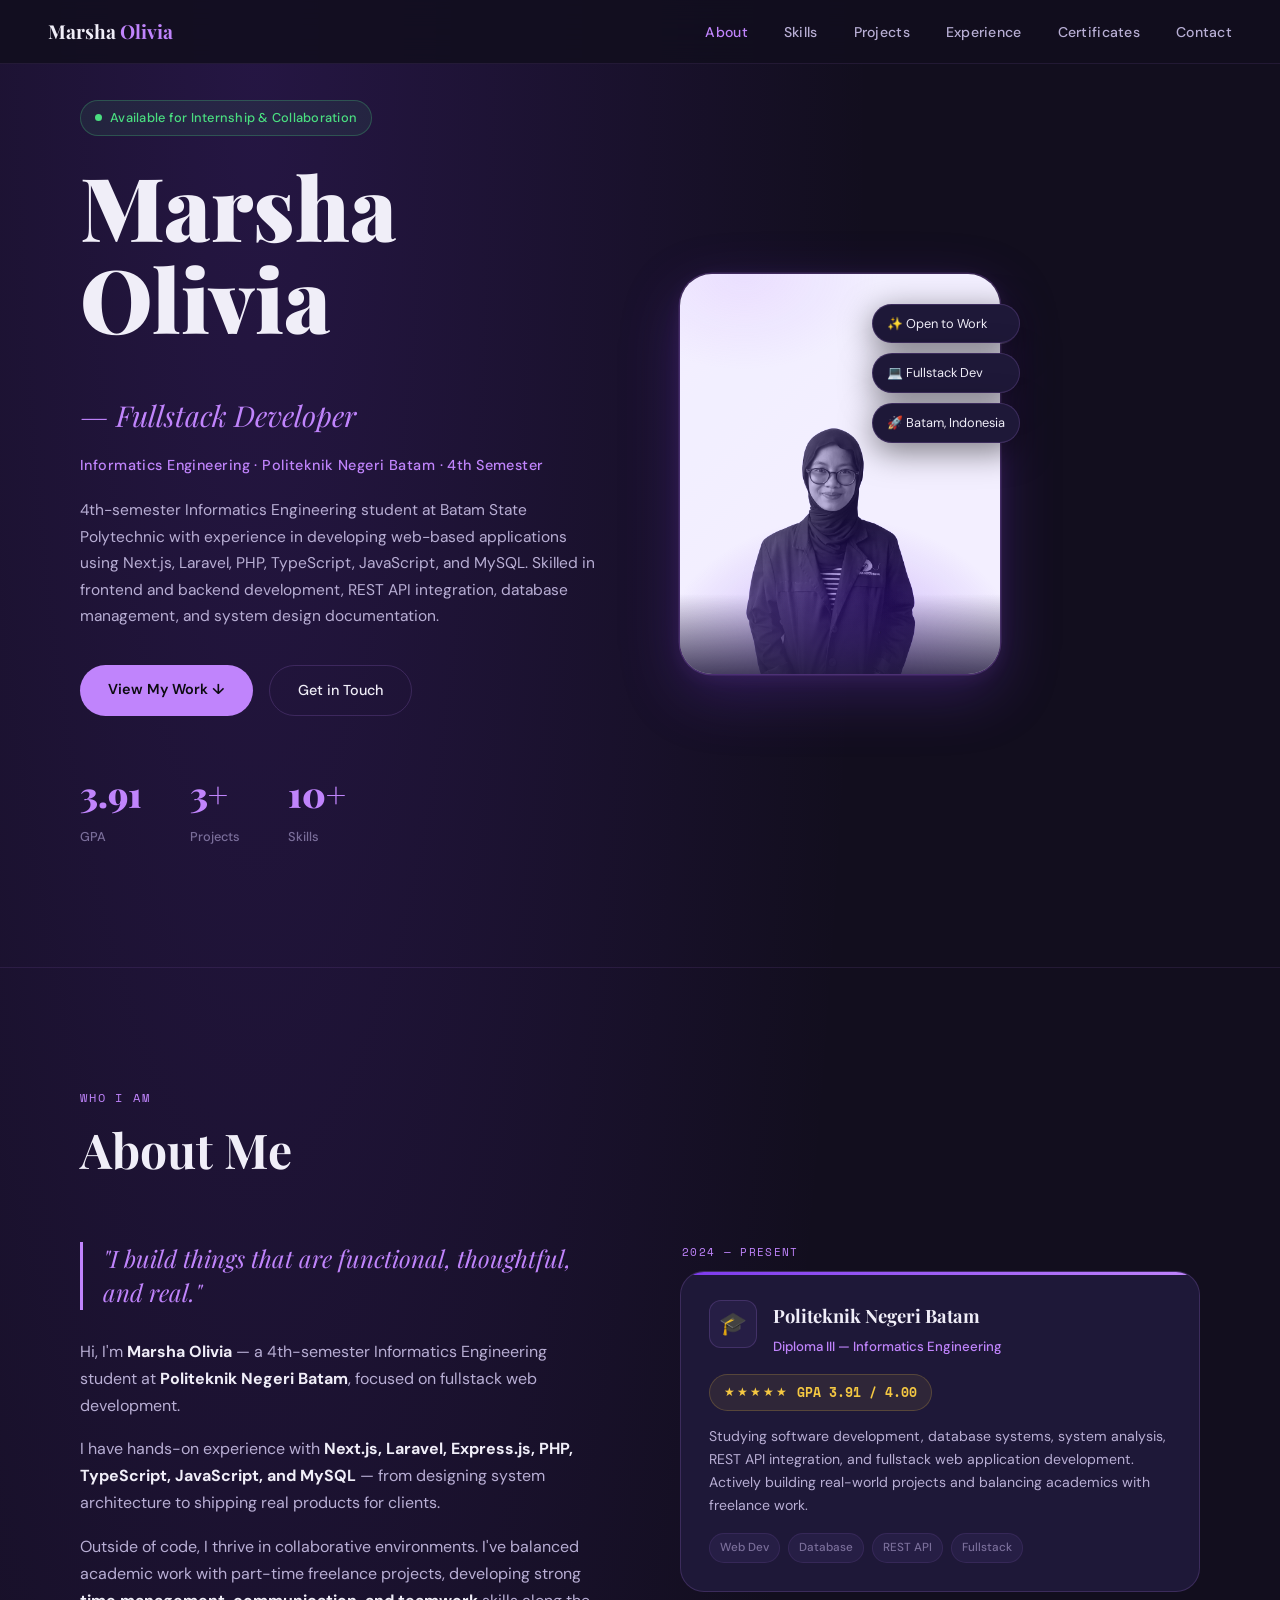
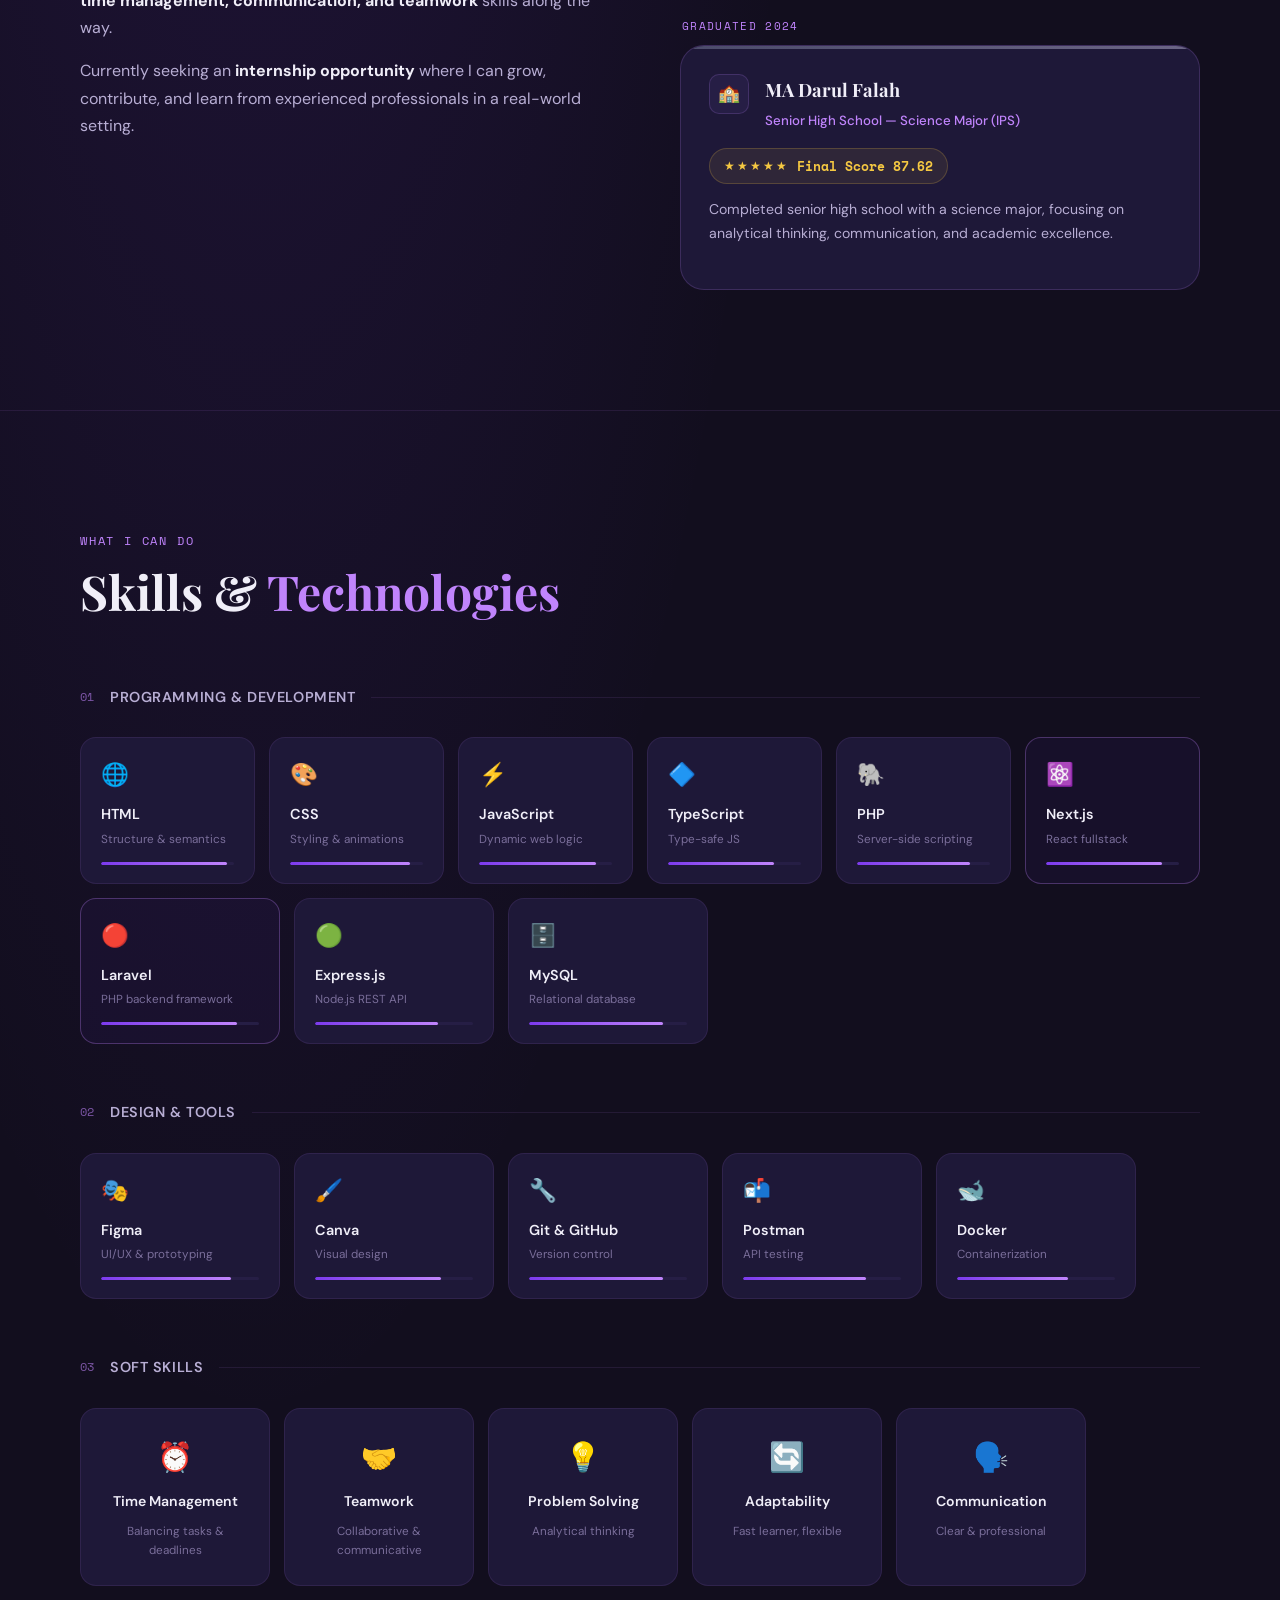
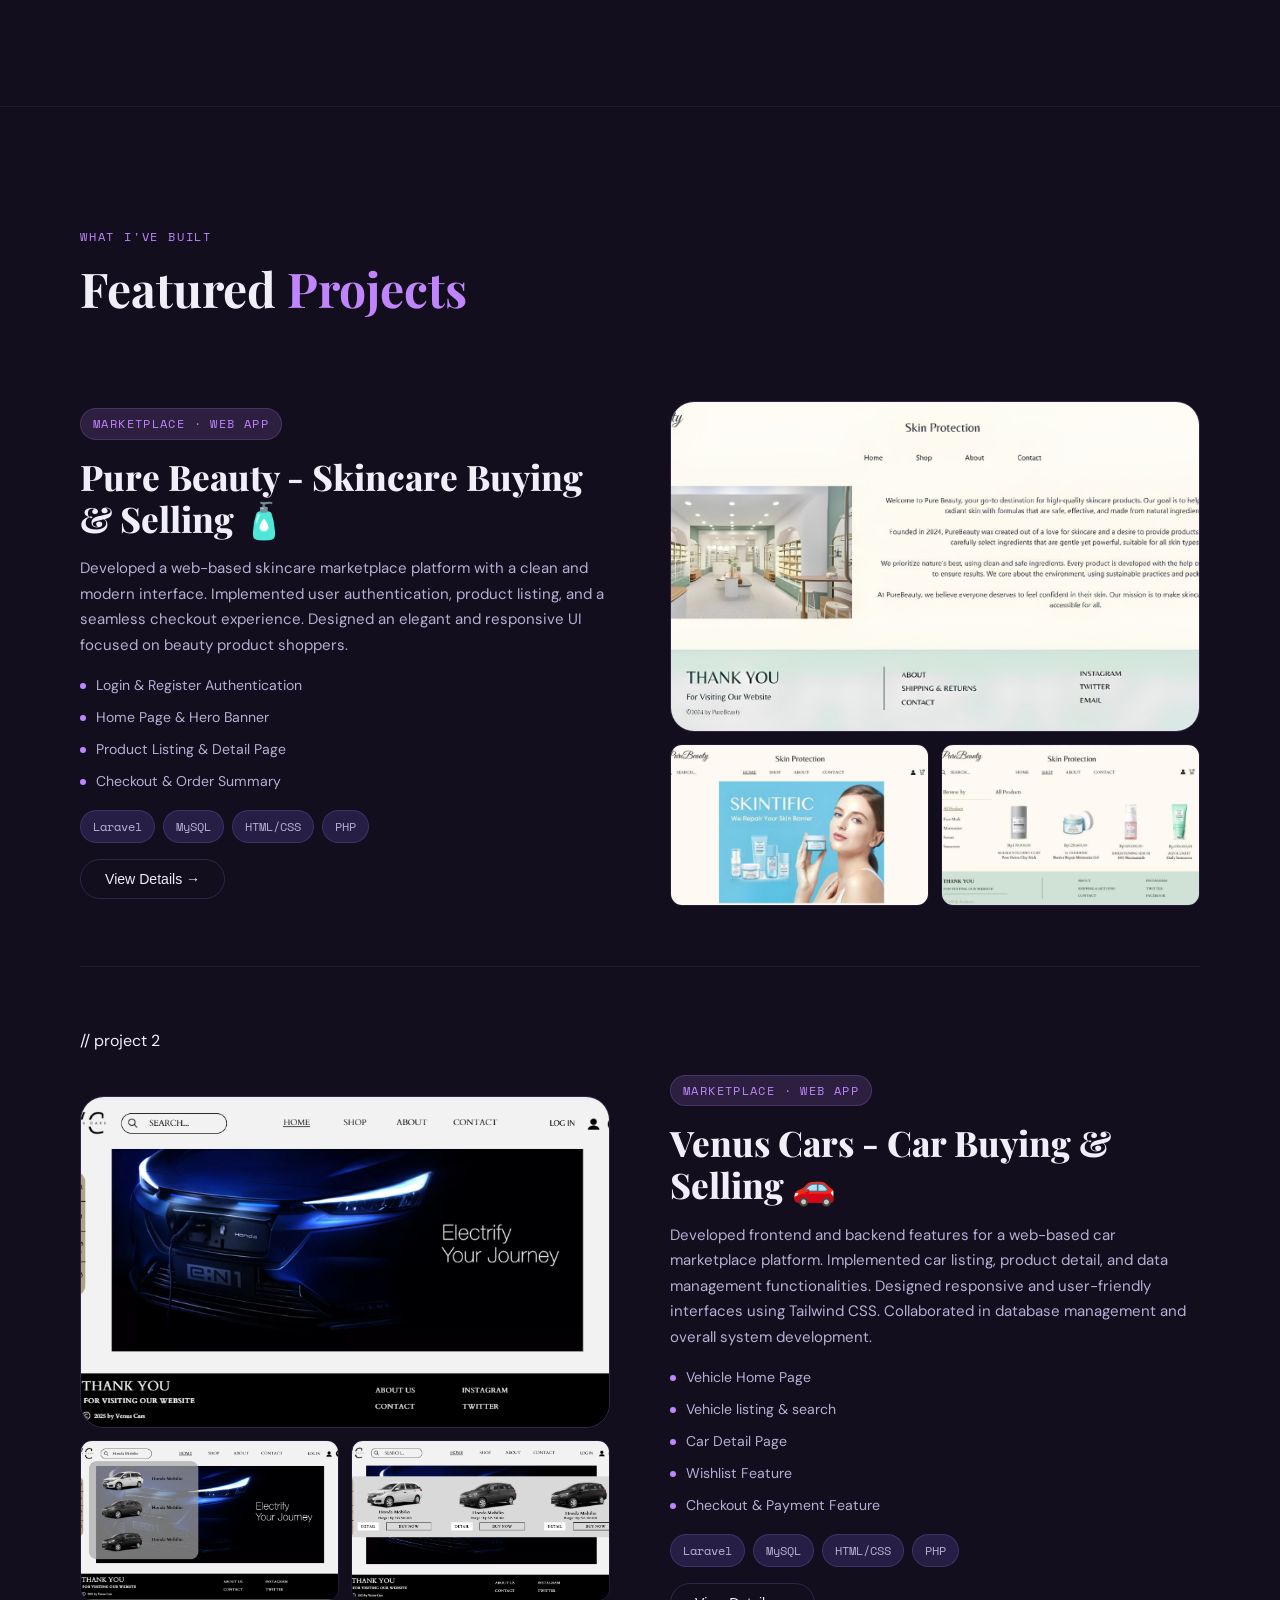
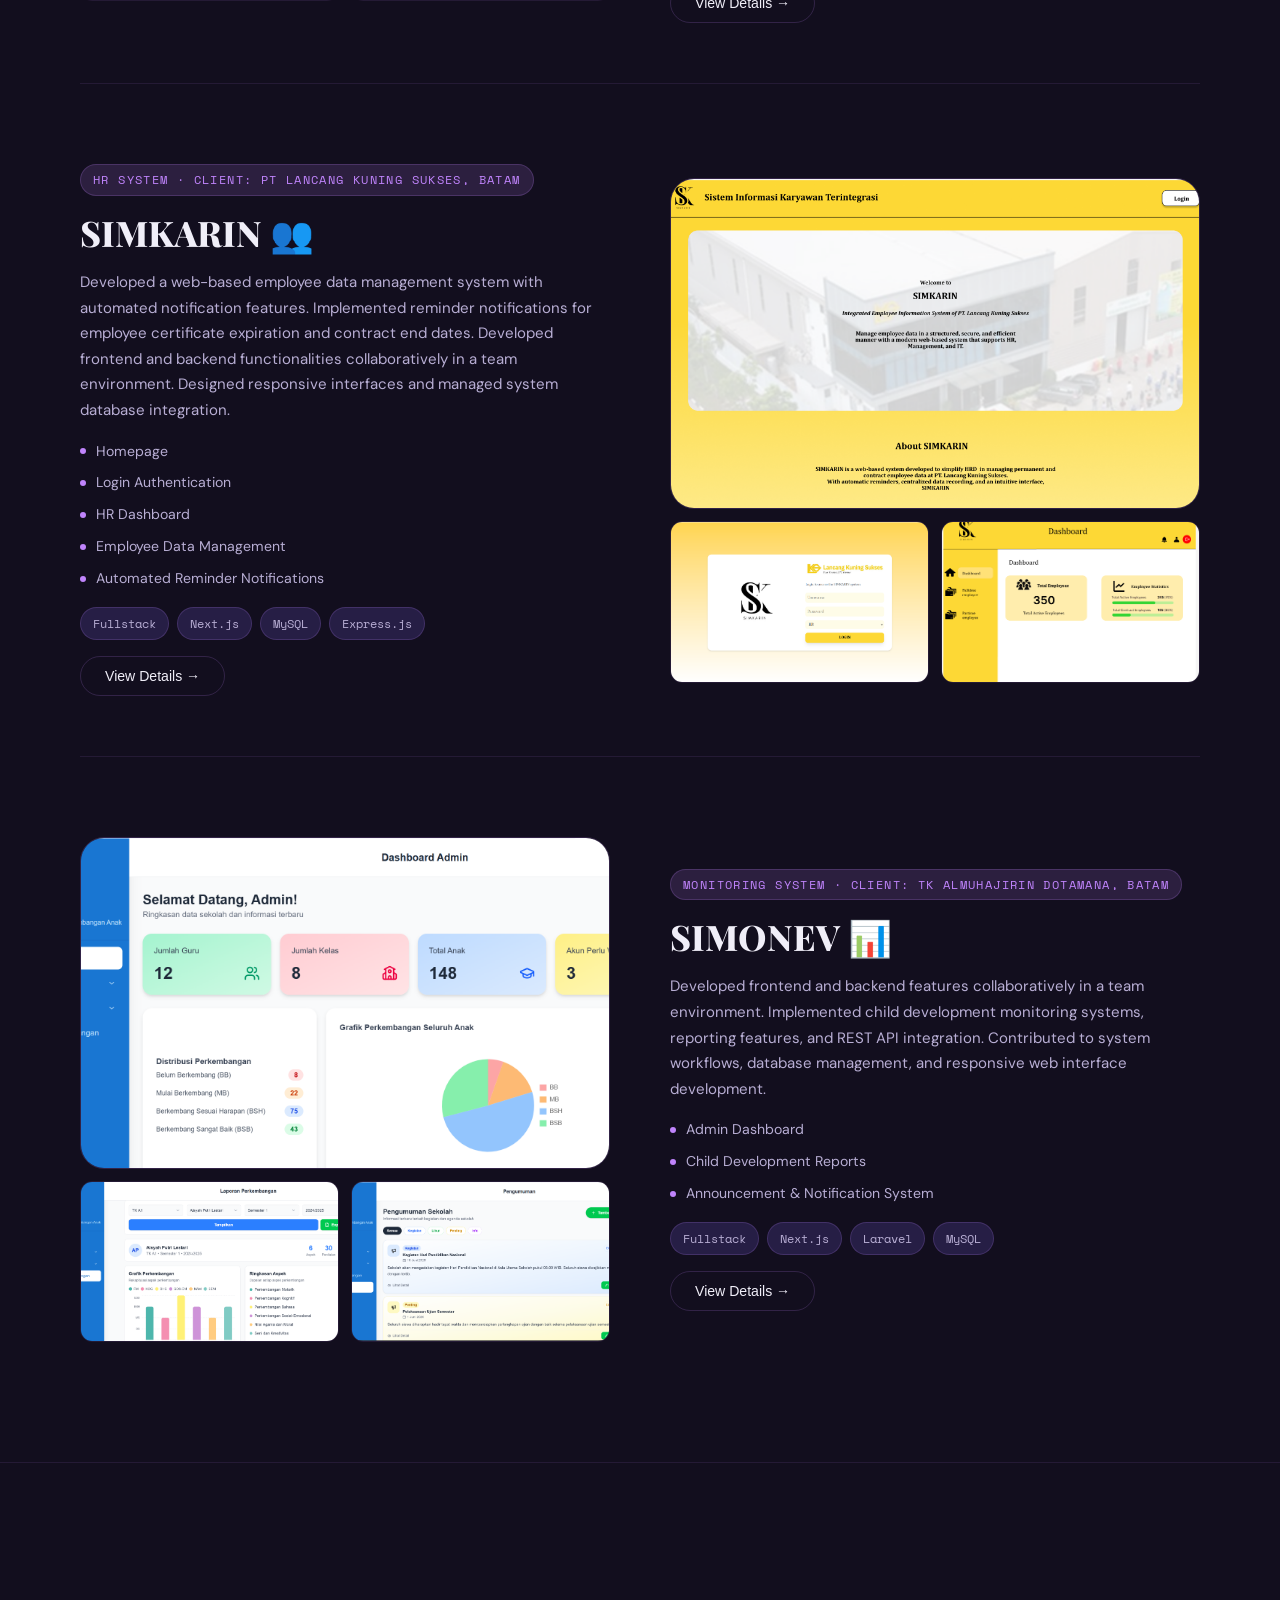
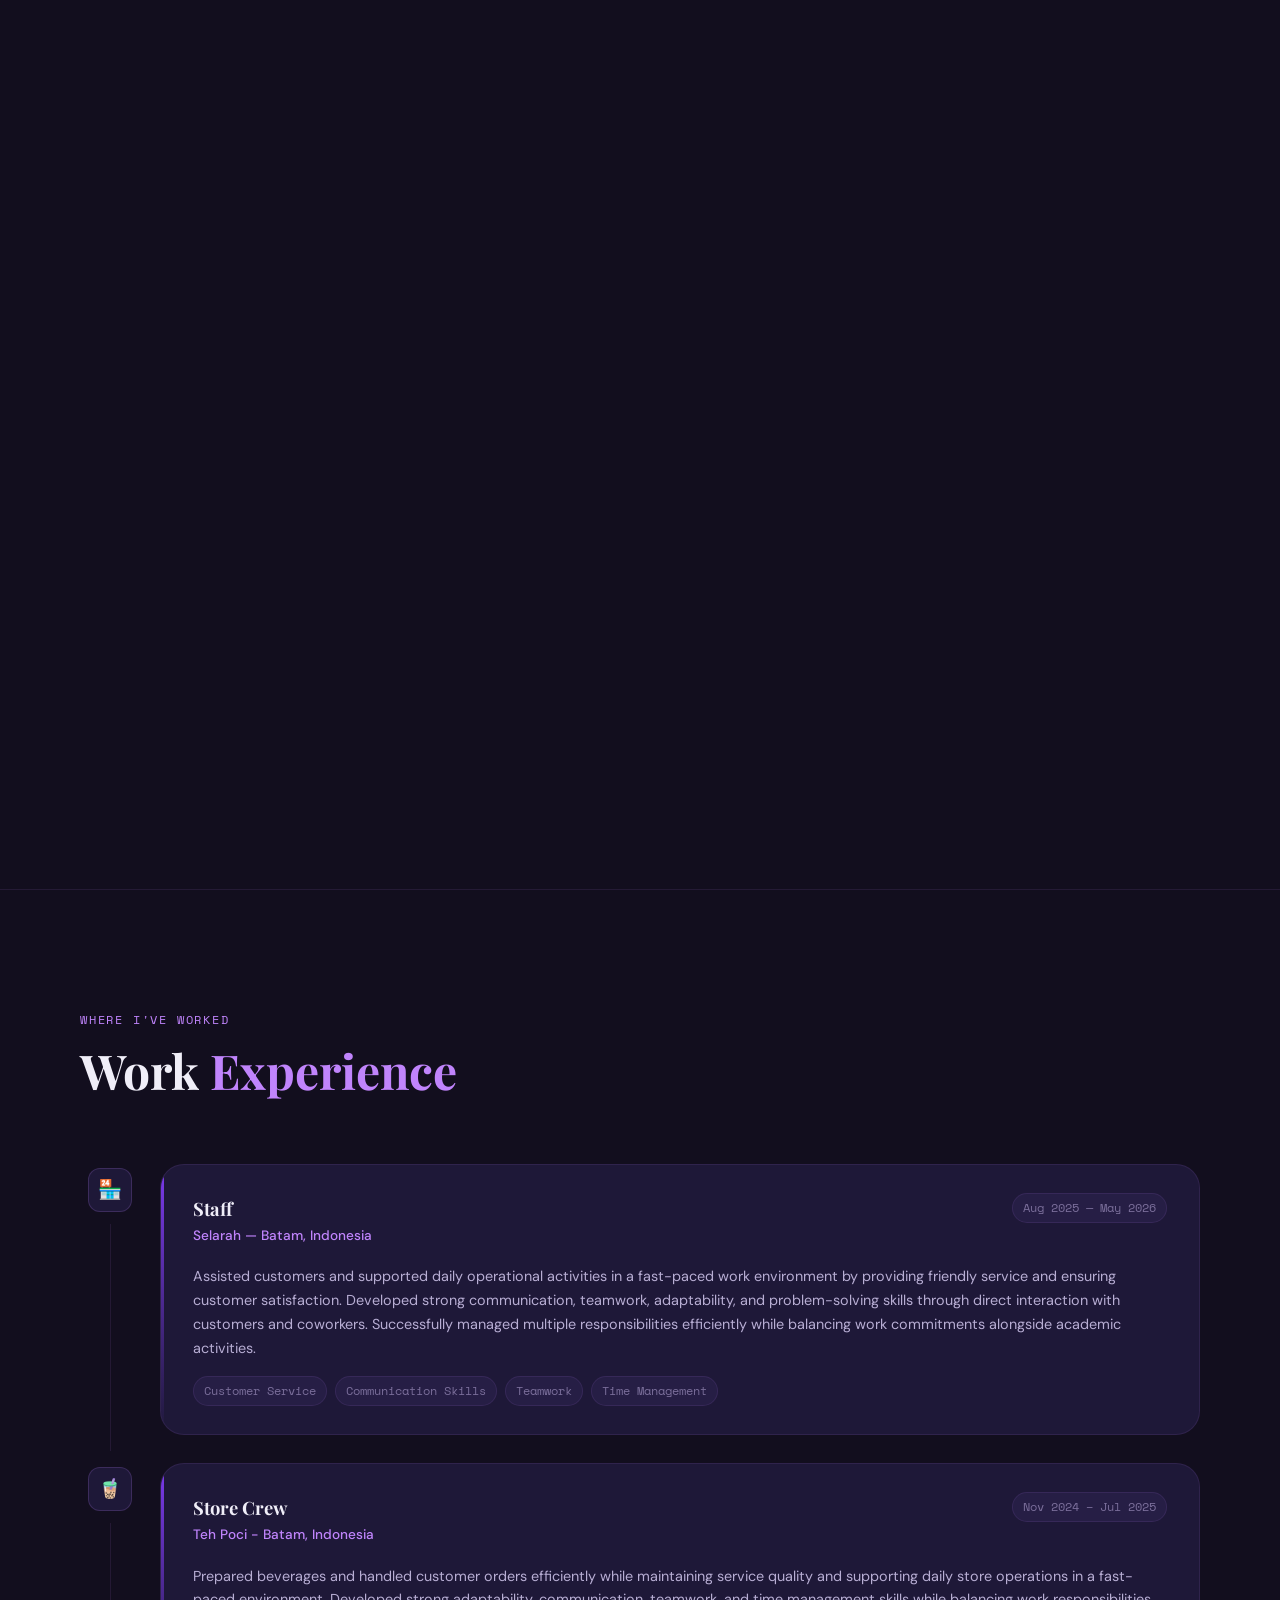
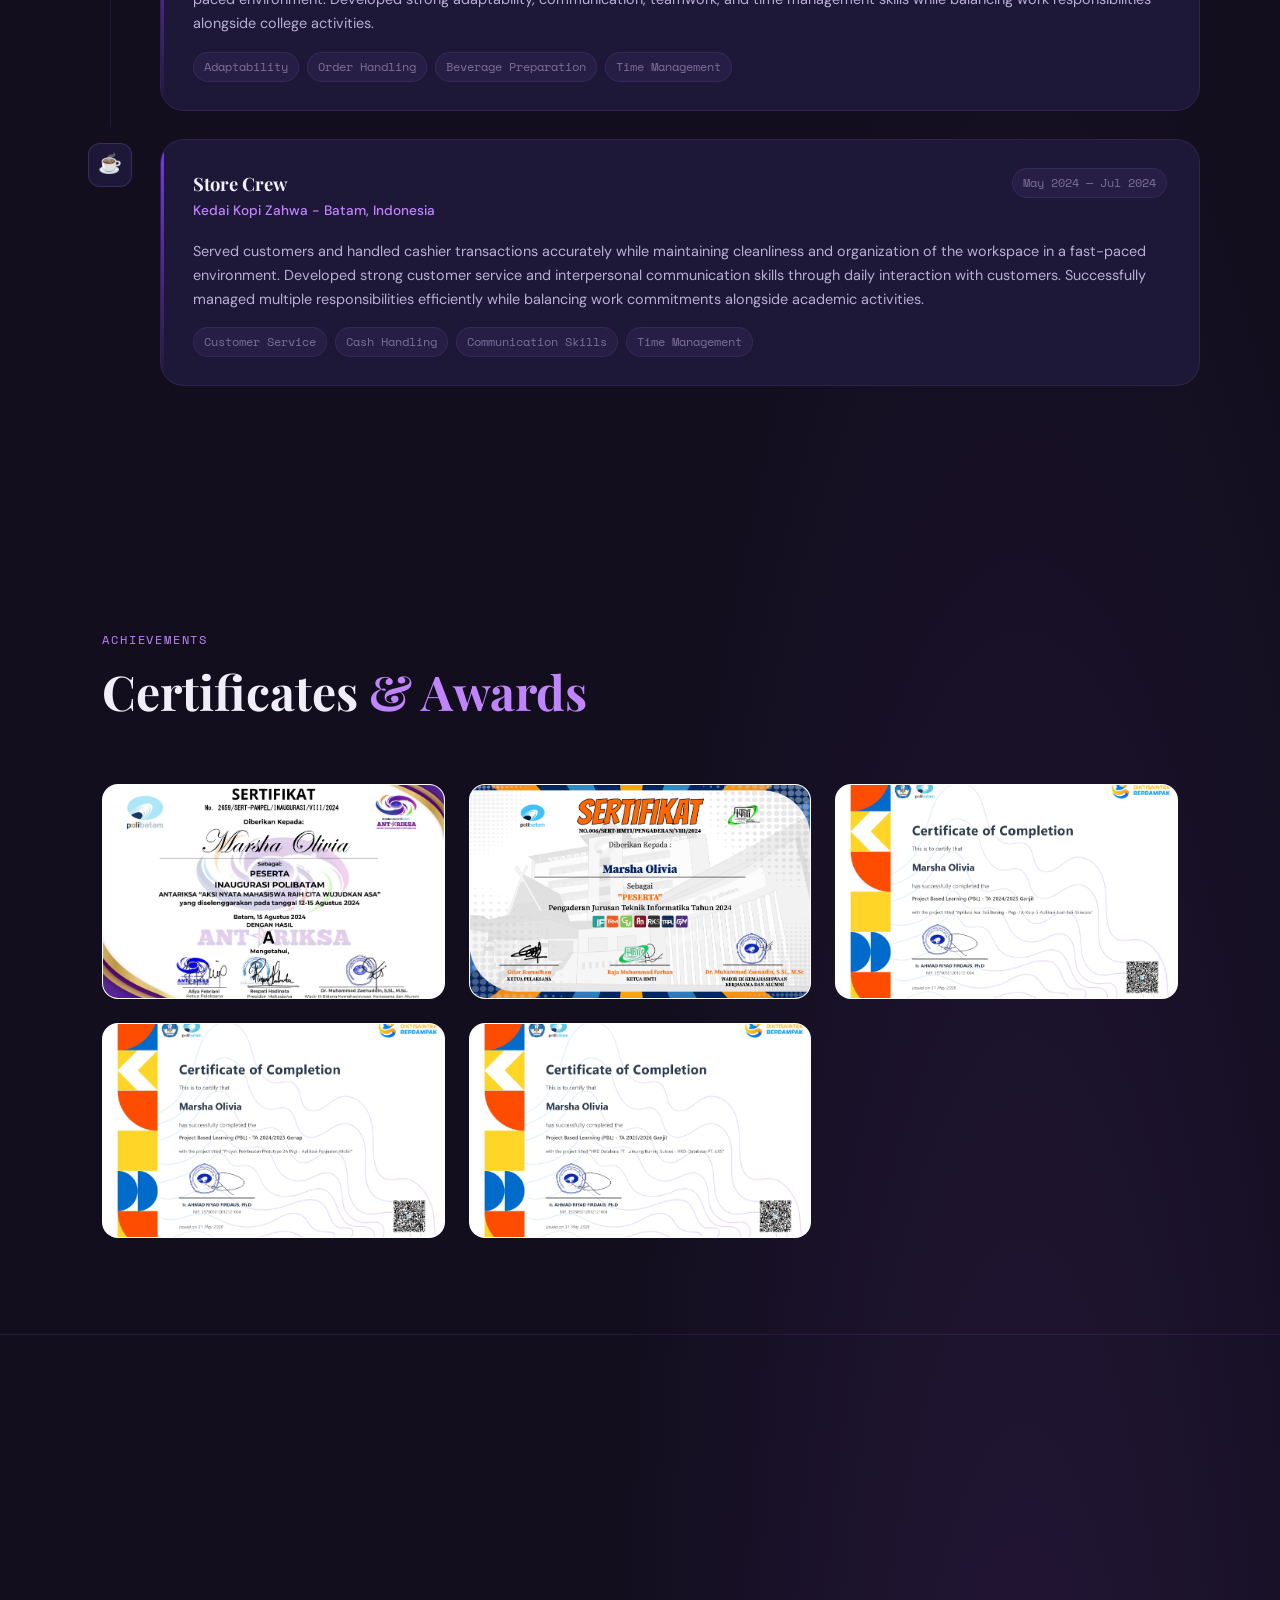
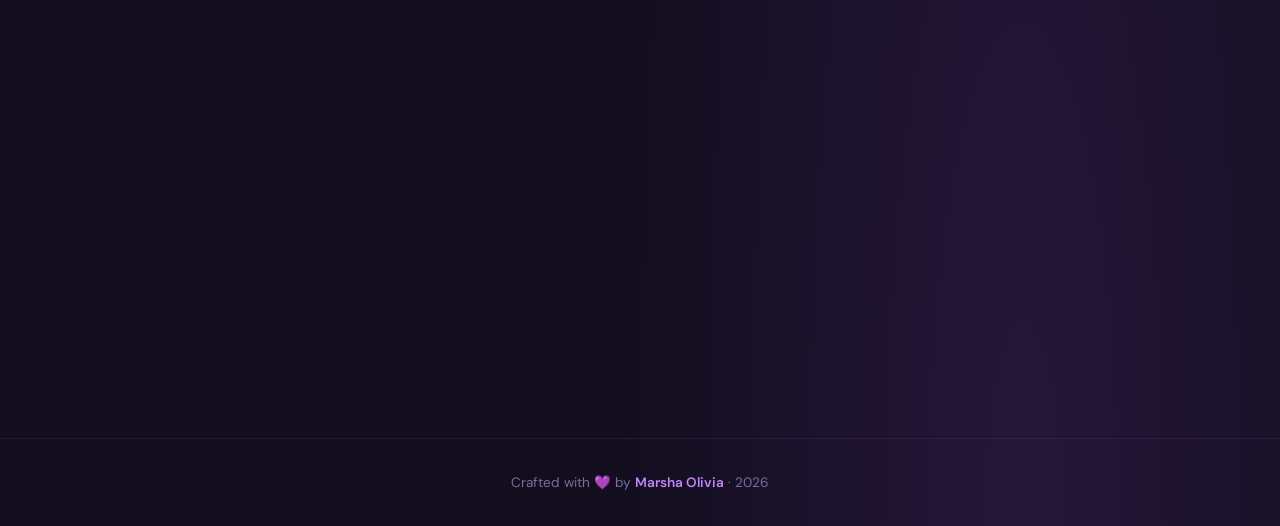
<file: index.html>
<!DOCTYPE html>
<html lang="id">
<head>
  <meta charset="UTF-8">
  <meta name="viewport" content="width=device-width, initial-scale=1.0">
  <title>Marsha Olivia — Fullstack Developer</title>

  <link rel="preconnect" href="https://fonts.googleapis.com">
  <link href="https://fonts.googleapis.com/css2?family=Playfair+Display:ital,wght@0,400;0,700;0,900;1,400;1,700&family=DM+Sans:ital,opsz,wght@0,9..40,300;0,9..40,400;0,9..40,500;0,9..40,600;1,9..40,300&family=Space+Mono:ital,wght@0,400;0,700;1,400&display=swap" rel="stylesheet">

  <link rel="stylesheet" href="style.css">
</head>
<body>

  <!-- ===== NAVBAR ===== -->
  <nav>
    <a href="#hero" class="nav-logo">Marsha <span>Olivia</span></a>
    <ul class="nav-links">
      <li><a href="#hero">About</a></li>
      <li><a href="#skills">Skills</a></li>
      <li><a href="#projects">Projects</a></li>
      <li><a href="#experience">Experience</a></li>
      <li><a href="#certificates">Certificates</a></li>
      <li><a href="#contact">Contact</a></li>
    </ul>
  </nav>


  <!-- ===== HERO ===== -->
  <section id="hero">
    <div class="hero-left fade-up">
      <div class="badge-avail">
        <span class="badge-dot"></span>
        Available for Internship &amp; Collaboration
      </div>
      <h1 class="hero-name">
        Marsha<br>Olivia
        <br><em>— Fullstack Developer</em>
      </h1>
      <p class="hero-sub">Informatics Engineering · Politeknik Negeri Batam · 4th Semester</p>
      <p class="hero-desc">
        4th-semester Informatics Engineering student at Batam State Polytechnic with experience in developing web-based applications using Next.js, Laravel, PHP, TypeScript, JavaScript, and MySQL. Skilled in frontend and backend development, REST API integration, database management, and system design documentation.
      </p>
      <div class="hero-btns">
        <a href="#projects" class="btn-primary">View My Work ↓</a>
        <a href="#contact" class="btn-ghost">Get in Touch</a>
      </div>
      <div class="hero-stats">
        <div>
          <div class="stat-val">3.91</div>
          <div class="stat-label">GPA</div>
        </div>
        <div>
          <div class="stat-val">3+</div>
          <div class="stat-label">Projects</div>
        </div>
        <div>
          <div class="stat-val">10+</div>
          <div class="stat-label">Skills</div>
        </div>
      </div>
    </div>

    <div class="hero-right fade-up" style="transition-delay:0.2s">
      <div class="hero-photo-wrap">
        <div class="photo-frame">
          <img src="fotokuu.png" alt="Marsha Olivia">
        </div>
        <div class="photo-chips">
          <div class="photo-chip">✨ Open to Work</div>
          <div class="photo-chip">💻 Fullstack Dev</div>
          <div class="photo-chip">🚀 Batam, Indonesia</div>
        </div>
      </div>
    </div>
  </section>


  <!-- ===== ABOUT + EDUCATION ===== -->
  <section id="about-edu">
    <div class="section-label fade-up">Who I Am</div>
    <h2 class="section-title fade-up">About Me  <span></span></h2>

    <div class="about-edu-grid">

      <!-- LEFT: ABOUT -->
      <div class="fade-up">
        <div class="about-quote">
          "I build things that are functional, thoughtful, and real."
        </div>
        <div class="about-text">
          <p>Hi, I'm <strong>Marsha Olivia</strong> — a 4th-semester Informatics Engineering student at <strong>Politeknik Negeri Batam</strong>, focused on fullstack web development.</p>
          <p>I have hands-on experience with <strong>Next.js, Laravel, Express.js, PHP, TypeScript, JavaScript, and MySQL</strong> — from designing system architecture to shipping real products for clients.</p>
          <p>Outside of code, I thrive in collaborative environments. I've balanced academic work with part-time freelance projects, developing strong <strong>time management, communication, and teamwork</strong> skills along the way.</p>
          <p>Currently seeking an <strong>internship opportunity</strong> where I can grow, contribute, and learn from experienced professionals in a real-world setting.</p>
        </div>
      </div>

      <!-- RIGHT: EDUCATION — REDESIGNED -->
      <div class="fade-up" style="transition-delay:0.15s">
        <div class="education-timeline">

          <div class="edu-item">
            <div class="edu-year-tag">2024 — Present</div>
            <div class="edu-card">
              <div class="edu-card-header">
                <div class="edu-icon-wrap">🎓</div>
                <div>
                  <h3>Politeknik Negeri Batam</h3>
                  <p class="edu-degree">Diploma III — Informatics Engineering</p>
                </div>
              </div>
              <div class="edu-gpa-badge">
                <span class="gpa-stars">★★★★★</span>
                <span class="gpa-val">GPA 3.91 / 4.00</span>
              </div>
              <p class="edu-text">
                Studying software development, database systems, system analysis, REST API integration, and fullstack web application development. Actively building real-world projects and balancing academics with freelance work.
              </p>
              <div class="edu-tags">
                <span>Web Dev</span><span>Database</span><span>REST API</span><span>Fullstack</span>
              </div>
            </div>
          </div>

          <div class="edu-item">
            <div class="edu-year-tag">Graduated 2024</div>
            <div class="edu-card edu-card--secondary">
  <div class="edu-card-header">
    <div class="edu-icon-wrap edu-icon-wrap--sm">🏫</div>
    <div>
      <h3>MA Darul Falah</h3>
      <p class="edu-degree">Senior High School — Science Major (IPS)</p>
    </div>
  </div>
  <div class="edu-gpa-badge">
    <span class="gpa-stars">★★★★★</span>
    <span class="gpa-val">Final Score 87.62</span>
  </div>
  <p class="edu-text">
    Completed senior high school with a science major, focusing on analytical thinking, communication, and academic excellence.
  </p>
</div>
          </div>

        </div>
      </div>

    </div>
  </section>


  <!-- ===== SKILLS — REDESIGNED ===== -->
  <section id="skills">
    <div class="section-label fade-up">What I can do</div>
    <h2 class="section-title fade-up">Skills &amp; <span>Technologies</span></h2>

    <div class="skills-universe fade-up">

      <!-- CATEGORY: PROGRAMMING -->
      <div class="skill-category-block">
        <div class="skill-cat-header">
          <span class="skill-cat-num">01</span>
          <span class="skill-cat-name">Programming &amp; Development</span>
          <span class="skill-cat-line"></span>
        </div>
        <div class="skill-cards-row">
          <div class="skill-card" data-level="95">
            <div class="skill-card-icon">🌐</div>
            <div class="skill-card-name">HTML</div>
            <div class="skill-card-sub">Structure &amp; semantics</div>
            <div class="skill-bar"><div class="skill-bar-fill" style="--w:95%"></div></div>
          </div>
          <div class="skill-card" data-level="90">
            <div class="skill-card-icon">🎨</div>
            <div class="skill-card-name">CSS</div>
            <div class="skill-card-sub">Styling &amp; animations</div>
            <div class="skill-bar"><div class="skill-bar-fill" style="--w:90%"></div></div>
          </div>
          <div class="skill-card" data-level="88">
            <div class="skill-card-icon">⚡</div>
            <div class="skill-card-name">JavaScript</div>
            <div class="skill-card-sub">Dynamic web logic</div>
            <div class="skill-bar"><div class="skill-bar-fill" style="--w:88%"></div></div>
          </div>
          <div class="skill-card" data-level="80">
            <div class="skill-card-icon">🔷</div>
            <div class="skill-card-name">TypeScript</div>
            <div class="skill-card-sub">Type-safe JS</div>
            <div class="skill-bar"><div class="skill-bar-fill" style="--w:80%"></div></div>
          </div>
          <div class="skill-card" data-level="85">
            <div class="skill-card-icon">🐘</div>
            <div class="skill-card-name">PHP</div>
            <div class="skill-card-sub">Server-side scripting</div>
            <div class="skill-bar"><div class="skill-bar-fill" style="--w:85%"></div></div>
          </div>
          <div class="skill-card skill-card--featured" data-level="87">
            <div class="skill-card-icon">⚛️</div>
            <div class="skill-card-name">Next.js</div>
            <div class="skill-card-sub">React fullstack</div>
            <div class="skill-bar"><div class="skill-bar-fill" style="--w:87%"></div></div>
          </div>
          <div class="skill-card skill-card--featured" data-level="86">
            <div class="skill-card-icon">🔴</div>
            <div class="skill-card-name">Laravel</div>
            <div class="skill-card-sub">PHP backend framework</div>
            <div class="skill-bar"><div class="skill-bar-fill" style="--w:86%"></div></div>
          </div>
          <div class="skill-card" data-level="78">
            <div class="skill-card-icon">🟢</div>
            <div class="skill-card-name">Express.js</div>
            <div class="skill-card-sub">Node.js REST API</div>
            <div class="skill-bar"><div class="skill-bar-fill" style="--w:78%"></div></div>
          </div>
          <div class="skill-card" data-level="85">
            <div class="skill-card-icon">🗄️</div>
            <div class="skill-card-name">MySQL</div>
            <div class="skill-card-sub">Relational database</div>
            <div class="skill-bar"><div class="skill-bar-fill" style="--w:85%"></div></div>
          </div>
        </div>
      </div>

      <!-- CATEGORY: TOOLS -->
      <div class="skill-category-block" style="transition-delay:0.1s">
        <div class="skill-cat-header">
          <span class="skill-cat-num">02</span>
          <span class="skill-cat-name">Design &amp; Tools</span>
          <span class="skill-cat-line"></span>
        </div>
        <div class="skill-cards-row">
          <div class="skill-card" data-level="82">
            <div class="skill-card-icon">🎭</div>
            <div class="skill-card-name">Figma</div>
            <div class="skill-card-sub">UI/UX &amp; prototyping</div>
            <div class="skill-bar"><div class="skill-bar-fill" style="--w:82%"></div></div>
          </div>
          <div class="skill-card" data-level="80">
            <div class="skill-card-icon">🖌️</div>
            <div class="skill-card-name">Canva</div>
            <div class="skill-card-sub">Visual design</div>
            <div class="skill-bar"><div class="skill-bar-fill" style="--w:80%"></div></div>
          </div>
          <div class="skill-card" data-level="85">
            <div class="skill-card-icon">🔧</div>
            <div class="skill-card-name">Git &amp; GitHub</div>
            <div class="skill-card-sub">Version control</div>
            <div class="skill-bar"><div class="skill-bar-fill" style="--w:85%"></div></div>
          </div>
          <div class="skill-card" data-level="78">
            <div class="skill-card-icon">📬</div>
            <div class="skill-card-name">Postman</div>
            <div class="skill-card-sub">API testing</div>
            <div class="skill-bar"><div class="skill-bar-fill" style="--w:78%"></div></div>
          </div>
          <div class="skill-card" data-level="70">
            <div class="skill-card-icon">🐋</div>
            <div class="skill-card-name">Docker</div>
            <div class="skill-card-sub">Containerization</div>
            <div class="skill-bar"><div class="skill-bar-fill" style="--w:70%"></div></div>
          </div>
        </div>
      </div>

      <!-- CATEGORY: SOFT SKILLS -->
      <div class="skill-category-block" style="transition-delay:0.2s">
        <div class="skill-cat-header">
          <span class="skill-cat-num">03</span>
          <span class="skill-cat-name">Soft Skills</span>
          <span class="skill-cat-line"></span>
        </div>
        <div class="soft-skills-grid">
          <div class="soft-skill-item">
            <div class="soft-skill-icon">⏰</div>
            <div class="soft-skill-name">Time Management</div>
            <div class="soft-skill-desc">Balancing tasks &amp; deadlines</div>
          </div>
          <div class="soft-skill-item">
            <div class="soft-skill-icon">🤝</div>
            <div class="soft-skill-name">Teamwork</div>
            <div class="soft-skill-desc">Collaborative &amp; communicative</div>
          </div>
          <div class="soft-skill-item">
            <div class="soft-skill-icon">💡</div>
            <div class="soft-skill-name">Problem Solving</div>
            <div class="soft-skill-desc">Analytical thinking</div>
          </div>
          <div class="soft-skill-item">
            <div class="soft-skill-icon">🔄</div>
            <div class="soft-skill-name">Adaptability</div>
            <div class="soft-skill-desc">Fast learner, flexible</div>
          </div>
          <div class="soft-skill-item">
            <div class="soft-skill-icon">🗣️</div>
            <div class="soft-skill-name">Communication</div>
            <div class="soft-skill-desc">Clear &amp; professional</div>
          </div>
        </div>
      </div>

    </div>
  </section>


  <!-- ===== PROJECTS — REDESIGNED ===== -->
  <section id="projects">
    <div class="section-label fade-up">What I've built</div>
    <h2 class="section-title fade-up">Featured <span>Projects</span></h2>

    <div class="projects-showcase">

      <!-- PROJECT 1 -->
       <div class="project-showcase-item project-showcase-item--reverse fade-up" data-index="00">
        <div class="project-showcase-number">00</div>
        <div class="project-showcase-content">
          <div class="project-showcase-images">
            <div class="project-img-main">
              <img src="skincare1.png" alt="Skincare Marketplace">
              <div class="project-img-overlay">
                <button class="btn-view-project" onclick="openModal('modal0')">View Project →</button>
              </div>
            </div>
            <div class="project-img-stack">
              <img src="skincare2.png" alt="Skincare Marketplace 2">
              <img src="skincare3.png" alt="Skincare Marketplace 3">
            </div>
          </div>
          <div class="project-showcase-info">
            <div class="project-type-tag">Marketplace · Web App</div>
            <h3 class="project-showcase-title">Pure Beauty - Skincare Buying & Selling 🧴</h3>
            <p class="project-showcase-desc">
              Developed a web-based skincare marketplace platform with a clean and modern interface. Implemented user authentication, product listing, and a seamless checkout experience. Designed an elegant and responsive UI focused on beauty product shoppers.
            </p>
            <div class="project-feature-list">
              <div class="pf-item"><span class="pf-dot"></span>Login & Register Authentication</div>
              <div class="pf-item"><span class="pf-dot"></span>Home Page &amp; Hero Banner</div>
              <div class="pf-item"><span class="pf-dot"></span>Product Listing &amp; Detail Page</div>
              <div class="pf-item"><span class="pf-dot"></span>Checkout &amp; Order Summary</div>
            </div>
            <div class="project-tech-row">
              <span class="ptech">Laravel</span>
              <span class="ptech">MySQL</span>
              <span class="ptech">HTML/CSS</span>
              <span class="ptech">PHP</span>
            </div>
            <button class="btn-project-detail" onclick="openModal('modal0')">View Details →</button>
          </div>
        </div>
      </div>

      <!-- DIVIDER (antara skincare dan project 1) -->
      <div class="project-divider fade-up"></div>

      // project 2
      <div class="project-showcase-item fade-up" data-index="01">
        <div class="project-showcase-number">01</div>
        <div class="project-showcase-content">
          <div class="project-showcase-images">
            <div class="project-img-main">
              <img src="car1.png" alt="Jual Beli Mobil">
              <div class="project-img-overlay">
                <button class="btn-view-project" onclick="openModal('modal1')">View Project →</button>
              </div>
            </div>
            <div class="project-img-stack">
              <img src="car2.png" alt="Jual Beli Mobil 2">
              <img src="car3.png" alt="Jual Beli Mobil 3">
            </div>
          </div>
          <div class="project-showcase-info">
            <div class="project-type-tag">Marketplace · Web App</div>
            <h3 class="project-showcase-title">Venus Cars - Car Buying & Selling 🚗</h3>
            <p class="project-showcase-desc">
              Developed frontend and backend features for a web-based car marketplace platform. Implemented car listing, product detail, and data management functionalities. Designed responsive and user-friendly interfaces using Tailwind CSS. Collaborated in database management and overall system development.
            <div class="project-feature-list">
              <div class="pf-item"><span class="pf-dot"></span>Vehicle Home Page</div>
              <div class="pf-item"><span class="pf-dot"></span>Vehicle listing &amp; search</div>
              <div class="pf-item"><span class="pf-dot"></span>Car Detail Page</div>
              <div class="pf-item"><span class="pf-dot"></span>Wishlist Feature</div>
              <div class="pf-item"><span class="pf-dot"></span>Checkout & Payment Feature</div>
            </div>
            <div class="project-tech-row">
              <span class="ptech">Laravel</span>
              <span class="ptech">MySQL</span>
              <span class="ptech">HTML/CSS</span>
              <span class="ptech">PHP</span>
            </div>
            <button class="btn-project-detail" onclick="openModal('modal1')">View Details →</button>
          </div>
        </div>
      </div>

      <!-- DIVIDER -->
      <div class="project-divider fade-up"></div>

      <!-- PROJECT 2 -->
      <div class="project-showcase-item project-showcase-item--reverse fade-up" data-index="02" style="transition-delay:0.1s">
        <div class="project-showcase-number">02</div>
        <div class="project-showcase-content">
          <div class="project-showcase-images">
            <div class="project-img-main">
              <img src="simkarin1.png" alt="SIMKARIN">
              <div class="project-img-overlay">
                <button class="btn-view-project" onclick="openModal('modal2')">View Project →</button>
              </div>
            </div>
            <div class="project-img-stack">
              <img src="simkarin2.png" alt="SIMKARIN 2">
              <img src="simkarin3.png" alt="SIMKARIN 3">
            </div>
          </div>
          <div class="project-showcase-info">
            <div class="project-type-tag">HR System · Client: PT Lancang Kuning Sukses, Batam</div>
            <h3 class="project-showcase-title">SIMKARIN 👥</h3>
            <p class="project-showcase-desc">
              Developed a web-based employee data management system with automated notification features. Implemented reminder notifications for employee certificate expiration and contract end dates. Developed frontend and backend functionalities collaboratively in a team environment. Designed responsive interfaces and managed system database integration.
            </p>
            <div class="project-feature-list">
              <div class="pf-item"><span class="pf-dot"></span>Homepage</div>
              <div class="pf-item"><span class="pf-dot"></span>Login Authentication</div>
              <div class="pf-item"><span class="pf-dot"></span>HR Dashboard</div>
              <div class="pf-item"><span class="pf-dot"></span>Employee Data Management</div>
              <div class="pf-item"><span class="pf-dot"></span>Automated Reminder Notifications</div>
            </div>
            <div class="project-tech-row">
              <span class="ptech">Fullstack</span>
              <span class="ptech">Next.js</span>
              <span class="ptech">MySQL</span>
              <span class="ptech">Express.js</span>
            </div>
            <button class="btn-project-detail" onclick="openModal('modal2')">View Details →</button>
          </div>
        </div>
      </div>

      <!-- DIVIDER -->
      <div class="project-divider fade-up"></div>

      <!-- PROJECT 3 -->
      <div class="project-showcase-item fade-up" data-index="03" style="transition-delay:0.2s">
        <div class="project-showcase-number">03</div>
        <div class="project-showcase-content">
          <div class="project-showcase-images">
            <div class="project-img-main">
              <img src="simonev1.png" alt="SIMONEV">
              <div class="project-img-overlay">
                <button class="btn-view-project" onclick="openModal('modal3')">View Project →</button>
              </div>
            </div>
            <div class="project-img-stack">
              <img src="simonev2.png" alt="SIMONEV 2">
              <img src="simonev3.png" alt="SIMONEV 3">
            </div>
          </div>
          <div class="project-showcase-info">
            <div class="project-type-tag">Monitoring System · Client: TK Almuhajirin Dotamana, Batam</div>
            <h3 class="project-showcase-title">SIMONEV 📊</h3>
            <p class="project-showcase-desc">
              Developed frontend and backend features collaboratively in a team environment. Implemented child development monitoring systems, reporting features, and REST API integration. Contributed to system workflows, database management, and responsive web interface development.
            </p>
            <div class="project-feature-list">
              <div class="pf-item"><span class="pf-dot"></span>Admin Dashboard</div>
              <div class="pf-item"><span class="pf-dot"></span>Child Development Reports</div>
              <div class="pf-item"><span class="pf-dot"></span>Announcement & Notification System</div>
            </div>
            <div class="project-tech-row">
              <span class="ptech">Fullstack</span>
              <span class="ptech">Next.js</span>
              <span class="ptech">Laravel</span>
              <span class="ptech">MySQL</span>
            </div>
            <button class="btn-project-detail" onclick="openModal('modal3')">View Details →</button>
          </div>
        </div>
      </div>

    </div>
  </section>


  <!-- ===== DOCUMENTATION ===== -->
  <section id="documentation">
    <div class="section-label fade-up">Behind the Scenes</div>
    <h2 class="section-title fade-up">Project <span>Documentation</span></h2>
    <p class="docs-intro fade-up">
      Moments captured during client meetings, team collaboration sessions, and project development with the project manager.
    </p>
    <div class="docs-grid fade-up">
      <div class="doc-item">
        <img src="dokumentasi.jpeg" alt="Meeting with client">
        <div class="doc-label">Meeting with Client</div>
      </div>
      <div class="doc-item">
        <img src="dokumentasi2.jpeg" alt="Discussion with Project Manager">
        <div class="doc-label">Discussion with Project Manager</div>
      </div>
      <div class="doc-item">
        <img src="dokumentasi3.jpg" alt="Discussion with Project Manager">
        <div class="doc-label">Photo with Team</div>
      </div>
      <div class="doc-item">
        <img src="dokumentasi4.jpg" alt="Discussion with Project Manager">
        <div class="doc-label">Photo with Client</div>
      </div>
      <div class="doc-item">
        <img src="dokumentasi5.jpg" alt="Discussion with Project Manager">
        <div class="doc-label">Meeting with Client</div>
      </div>
      <div class="doc-item">
        <img src="dokumentasi6.jpg" alt="Discussion with Project Manager">
        <div class="doc-label">Working on Projects with a Team</div>
      </div>
    </div>
  </section>


  <!-- ===== EXPERIENCE — REDESIGNED ===== -->
  <section id="experience">
    <div class="section-label fade-up">Where I've worked</div>
    <h2 class="section-title fade-up">Work <span>Experience</span></h2>

    <div class="exp-timeline fade-up">

      <!-- EXP 1 — NEW ADDED -->
      <div class="exp-timeline-item">
        <div class="exp-timeline-left">
          <div class="exp-timeline-icon">🏪</div>
          <div class="exp-timeline-line"></div>
        </div>
        <div class="exp-timeline-card">
          <div class="exp-timeline-header">
            <div>
              <h3>Staff</h3>
              <p class="exp-timeline-company">Selarah — Batam, Indonesia</p>
            </div>
            <span class="exp-timeline-period">Aug 2025 — May 2026</span>
          </div>
          <p class="exp-timeline-desc">
            Assisted customers and supported daily operational activities in a fast-paced work environment by providing friendly service and ensuring customer satisfaction. Developed strong communication, teamwork, adaptability, and problem-solving skills through direct interaction with customers and coworkers. Successfully managed multiple responsibilities efficiently while balancing work commitments alongside academic activities.
          </p>
          <div class="exp-tags">
            <span>Customer Service</span><span>Communication Skills</span><span>Teamwork</span><span>Time Management</span>
          </div>
        </div>
      </div>

      <!-- EXP 2 -->
      <div class="exp-timeline-item">
        <div class="exp-timeline-left">
          <div class="exp-timeline-icon">🧋</div>
          <div class="exp-timeline-line"></div>
        </div>
        <div class="exp-timeline-card">
          <div class="exp-timeline-header">
            <div>
              <h3>Store Crew</h3>
              <p class="exp-timeline-company">Teh Poci - Batam, Indonesia</p>
            </div>
            <span class="exp-timeline-period">Nov 2024 – Jul 2025</span>
          </div>
          <p class="exp-timeline-desc">
            Prepared beverages and handled customer orders efficiently while maintaining service quality and supporting daily store operations in a fast-paced environment. Developed strong adaptability, communication, teamwork, and time management skills while balancing work responsibilities alongside college activities.
          </p>
          <div class="exp-tags">
            <span>Adaptability</span><span>Order Handling</span><span>Beverage Preparation</span><span>Time Management</span>
          </div>
        </div>
      </div>

      <!-- EXP 3 -->
      <div class="exp-timeline-item">
        <div class="exp-timeline-left">
          <div class="exp-timeline-icon">☕</div>
        </div>
        <div class="exp-timeline-card">
          <div class="exp-timeline-header">
            <div>
              <h3>Store Crew</h3>
              <p class="exp-timeline-company">Kedai Kopi Zahwa - Batam, Indonesia</p>
            </div>
            <span class="exp-timeline-period">May 2024 — Jul 2024</span>
          </div>
          <p class="exp-timeline-desc">
            Served customers and handled cashier transactions accurately while maintaining cleanliness and organization of the workspace in a fast-paced environment. Developed strong customer service and interpersonal communication skills through daily interaction with customers. Successfully managed multiple responsibilities efficiently while balancing work commitments alongside academic activities.
          </p>
          <div class="exp-tags">
            <span>Customer Service</span><span>Cash Handling</span><span>Communication Skills</span><span>Time Management</span>
          </div>
        </div>
      </div>

    </div>
  </section>

  <!-- ===== CERTIFICATES ===== -->
<section id="certificates">
  <div class="section-label fade-up">Achievements</div>
  <h2 class="section-title fade-up">Certificates <span>&amp; Awards</span></h2>

  <div class="cert-grid fade-up">

    <div class="cert-card">
      <div class="cert-img-wrap">
        <img src="sertifikat1.jpg" alt="Certificate 1">
        <div class="cert-img-overlay">
          <span>🔍 View</span>
        </div>
      </div>
    </div>

    <div class="cert-card">
      <div class="cert-img-wrap">
        <img src="sertifikat2.jpg" alt="Certificate 2">
        <div class="cert-img-overlay">
          <span>🔍 View</span>
        </div>
      </div>
    </div>

    <div class="cert-card">
      <div class="cert-img-wrap">
        <img src="sertifikat3.jpg" alt="Certificate 3">
        <div class="cert-img-overlay">
          <span>🔍 View</span>
        </div>
      </div>
    </div>

    <div class="cert-card">
      <div class="cert-img-wrap">
        <img src="sertifikat4.jpg" alt="Certificate 4">
        <div class="cert-img-overlay">
          <span>🔍 View</span>
        </div>
      </div>
    </div>

    <div class="cert-card">
      <div class="cert-img-wrap">
        <img src="sertifikat5.jpg" alt="Certificate 5">
        <div class="cert-img-overlay">
          <span>🔍 View</span>
        </div>
      </div>
    </div>

  </div>
</section>

  <!-- ===== CONTACT ===== -->
  <section id="contact">
    <div class="section-label fade-up">Let's Connect</div>
    <h2 class="section-title fade-up">Get in <span>Touch</span></h2>

    <div class="contact-grid fade-up">
      <div>
        <p class="contact-desc">
          Currently looking for internship opportunities and exciting collaborations in web development and technology. Feel free to reach out!
        </p>
        <div class="contact-links">
  <a href="mailto:marshaolivia2006@gmail.com" class="contact-link">
    <span class="contact-link-icon">
      <svg width="18" height="18" viewBox="0 0 24 24" fill="none" stroke="currentColor" stroke-width="2" stroke-linecap="round" stroke-linejoin="round"><rect x="2" y="4" width="20" height="16" rx="2"/><path d="m22 7-8.97 5.7a1.94 1.94 0 0 1-2.06 0L2 7"/></svg>
    </span>
    marshaolivia2006@gmail.com
  </a>
  <a href="https://www.linkedin.com/in/marsha-olivia-5127a5384" class="contact-link" target="_blank">
    <span class="contact-link-icon">
      <svg width="18" height="18" viewBox="0 0 24 24" fill="currentColor"><path d="M16 8a6 6 0 0 1 6 6v7h-4v-7a2 2 0 0 0-2-2 2 2 0 0 0-2 2v7h-4v-7a6 6 0 0 1 6-6z"/><rect x="2" y="9" width="4" height="12"/><circle cx="4" cy="4" r="2"/></svg>
    </span>
    LinkedIn — Marsha Olivia
  </a>
  <a href="https://github.com/marshaolivia06" class="contact-link" target="_blank">
    <span class="contact-link-icon">
      <svg width="18" height="18" viewBox="0 0 24 24" fill="currentColor"><path d="M12 2C6.477 2 2 6.484 2 12.017c0 4.425 2.865 8.18 6.839 9.504.5.092.682-.217.682-.483 0-.237-.008-.868-.013-1.703-2.782.605-3.369-1.343-3.369-1.343-.454-1.158-1.11-1.466-1.11-1.466-.908-.62.069-.608.069-.608 1.003.07 1.531 1.032 1.531 1.032.892 1.53 2.341 1.088 2.91.832.092-.647.35-1.088.636-1.338-2.22-.253-4.555-1.113-4.555-4.951 0-1.093.39-1.988 1.029-2.688-.103-.253-.446-1.272.098-2.65 0 0 .84-.27 2.75 1.026A9.564 9.564 0 0 1 12 6.844a9.59 9.59 0 0 1 2.504.337c1.909-1.296 2.747-1.027 2.747-1.027.546 1.379.202 2.398.1 2.651.64.7 1.028 1.595 1.028 2.688 0 3.848-2.339 4.695-4.566 4.943.359.309.678.92.678 1.855 0 1.338-.012 2.419-.012 2.747 0 .268.18.58.688.482A10.02 10.02 0 0 0 22 12.017C22 6.484 17.522 2 12 2z"/></svg>
    </span>
    GitHub — @marshaolivia06
  </a>
</div>
      </div>
      <div class="contact-right">
        <div class="contact-quote">"Building things <span>that matter.</span>"</div>
        <p>
          I believe meaningful technology comes from understanding real users and solving real problems through thoughtful design and clean, maintainable code.
        </p>
      </div>
    </div>
  </section>


  <!-- ===== FOOTER ===== -->
  <footer>
    <p>Crafted with 💜 by <span>Marsha Olivia</span> · 2026</p>
  </footer>

  <div id="modal0" class="modal">
  <div class="modal-content">
    <button class="modal-close" onclick="closeModal('modal0')">✕</button>
    <div class="modal-header">
      <div class="project-type-tag">Marketplace · Web App</div>
      <h2>Skincare Buying &amp; Selling 🧴</h2>
    </div>
    <p class="modal-desc">
      Developed a web-based skincare marketplace platform with a clean and modern interface. Implemented user authentication, product listing, and a seamless checkout experience. Designed an elegant and responsive UI focused on beauty product shoppers.
    </p>
    <div class="modal-features">
      <h4>Key Features</h4>
      <div class="modal-feature-list">
        <div class="pf-item"><span class="pf-dot"></span>Login &amp; Register Authentication</div>
        <div class="pf-item"><span class="pf-dot"></span>Home Page &amp; Hero Banner</div>
        <div class="pf-item"><span class="pf-dot"></span>Product Listing &amp; Detail Page</div>
        <div class="pf-item"><span class="pf-dot"></span>Checkout &amp; Order Summary</div>
      </div>
    </div>
    <div class="modal-tech">
      <h4>Tech Stack</h4>
      <div class="project-tech-row">
        <span class="ptech">Laravel</span>
        <span class="ptech">MySQL</span>
        <span class="ptech">HTML/CSS</span>
        <span class="ptech">PHP</span>
      </div>
    </div>
    <div class="modal-gallery">
      <img src="skincare1.png" alt="Skincare 1">
      <img src="skincare2.png" alt="Skincare 2">
      <img src="skincare3.png" alt="Skincare 3">
    </div>
  </div>
</div>


  <div id="modal1" class="modal">
  <div class="modal-content">
    <button class="modal-close" onclick="closeModal('modal1')">✕</button>
    <div class="modal-header">
      <div class="project-type-tag">Marketplace · Web App</div>
      <h2>Car Buying & Selling 🚗</h2>
    </div>
    <p class="modal-desc">
      Developed frontend and backend features for a web-based car marketplace platform. Implemented car listing, product detail, and data management functionalities. Designed responsive and user-friendly interfaces using Tailwind CSS. Collaborated in database management and overall system development.
    </p>
    <div class="modal-features">
      <h4>Key Features</h4>
      <div class="modal-feature-list">
        <div class="pf-item"><span class="pf-dot"></span>Vehicle Home Page</div>
        <div class="pf-item"><span class="pf-dot"></span>Vehicle listing & search</div>
        <div class="pf-item"><span class="pf-dot"></span>Car Detail Page</div>
        <div class="pf-item"><span class="pf-dot"></span>Wishlist Feature</div>
        <div class="pf-item"><span class="pf-dot"></span>Checkout & Payment Feature</div>
      </div>
    </div>
    <div class="modal-tech">
      <h4>Tech Stack</h4>
      <div class="project-tech-row">
        <span class="ptech">Laravel</span>
        <span class="ptech">MySQL</span>
        <span class="ptech">HTML/CSS</span>
        <span class="ptech">PHP</span>
      </div>
    </div>
    <div class="modal-gallery">
      <img src="car1.png" alt="Mobil 1">
      <img src="car2.png" alt="Mobil 2">
      <img src="car3.png" alt="Mobil 3">
    </div>
  </div>
</div>

<div id="modal2" class="modal">
  <div class="modal-content">
    <button class="modal-close" onclick="closeModal('modal2')">✕</button>
    <div class="modal-header">
      <div class="project-type-tag">HR System · Client: PT Lancang Kuning Sukses, Batam</div>
      <h2>SIMKARIN 👥</h2>
    </div>
    <p class="modal-desc">
      Developed a web-based employee data management system with automated notification features. Implemented reminder notifications for employee certificate expiration and contract end dates. Developed frontend and backend functionalities collaboratively in a team environment. Designed responsive interfaces and managed system database integration.
    </p>
    <div class="modal-features">
      <h4>Key Features</h4>
      <div class="modal-feature-list">
        <div class="pf-item"><span class="pf-dot"></span>Homepage</div>
        <div class="pf-item"><span class="pf-dot"></span>Login Authentication</div>
        <div class="pf-item"><span class="pf-dot"></span>HR Dashboard</div>
        <div class="pf-item"><span class="pf-dot"></span>Employee Data Management</div>
        <div class="pf-item"><span class="pf-dot"></span>Automated Reminder Notifications</div>
      </div>
    </div>
    <div class="modal-tech">
      <h4>Tech Stack</h4>
      <div class="project-tech-row">
        <span class="ptech">Fullstack</span>
        <span class="ptech">Next.js</span>
        <span class="ptech">MySQL</span>
        <span class="ptech">Express.js</span>
      </div>
    </div>
    <div class="modal-gallery">
      <img src="simkarin1.png" alt="SIMKARIN 1">
      <img src="simkarin2.png" alt="SIMKARIN 2">
      <img src="simkarin3.png" alt="SIMKARIN 3">
    </div>
  </div>
</div>

<div id="modal3" class="modal">
  <div class="modal-content">
    <button class="modal-close" onclick="closeModal('modal3')">✕</button>
    <div class="modal-header">
      <div class="project-type-tag">Monitoring System · Client: TK Almuhajirin Dotamana, Batam</div>
      <h2>SIMONEV 📊</h2>
    </div>
    <p class="modal-desc">
      Developed frontend and backend features collaboratively in a team environment. Implemented child development monitoring systems, reporting features, and REST API integration. Contributed to system workflows, database management, and responsive web interface development.
    </p>
    <div class="modal-features">
      <h4>Key Features</h4>
      <div class="modal-feature-list">
        <div class="pf-item"><span class="pf-dot"></span>Admin Dashboard</div>
        <div class="pf-item"><span class="pf-dot"></span>Child Development Reports</div>
        <div class="pf-item"><span class="pf-dot"></span>Announcement & Notification System</div>
      </div>
    </div>
    <div class="modal-tech">
      <h4>Tech Stack</h4>
      <div class="project-tech-row">
        <span class="ptech">Fullstack</span>
        <span class="ptech">Next.js</span>
        <span class="ptech">Laravel</span>
        <span class="ptech">MySQL</span>
      </div>
    </div>
    <div class="modal-gallery">
      <img src="simonev1.png" alt="SIMONEV 1">
      <img src="simonev2.png" alt="SIMONEV 2">
      <img src="simonev3.png" alt="SIMONEV 3">
    </div>
  </div>
</div>

  <script src="script.js"></script>
</body>
</html>
</file>
<file: style.css>
/* =========================================
   MARSHA OLIVIA — PORTFOLIO CSS
   Redesigned: Education, Skills, Projects, Experience
   ========================================= */

/* ===== ROOT & RESET ===== */
*, *::before, *::after { box-sizing: border-box; margin: 0; padding: 0; }

:root {
  --bg: #120e1e;
  --bg2: #16112a;
  --bg3: #1b1535;
  --surface: #1e1838;
  --surface2: #261e45;
  --border: rgba(192,132,252,0.1);
  --border2: rgba(192,132,252,0.18);
  --accent: #c084fc;
  --accent2: #a855f7;
  --accent3: #7c3aed;
  --accent-light: #e9d5ff;
  --accent-glow: rgba(192,132,252,0.15);
  --accent-glow2: rgba(168,85,247,0.1);
  --text: #f0eef8;
  --text2: #b8aed4;
  --text3: #7a6e9a;
  --gold: #f5c842;
  --green: #4ade80;
  --font-head: 'Playfair Display', Georgia, serif;
  --font-body: 'DM Sans', sans-serif;
  --font-mono: 'Space Mono', monospace;
  --radius: 16px;
  --radius-lg: 24px;
  --shadow: 0 8px 32px rgba(0,0,0,0.5);
  --shadow-accent: 0 0 40px rgba(192,132,252,0.18);
}

html { scroll-behavior: smooth; }

body {
  background: var(--bg);
  background-image:
    radial-gradient(ellipse 80% 50% at 20% 0%, rgba(124,58,237,0.18) 0%, transparent 60%),
    radial-gradient(ellipse 60% 40% at 80% 100%, rgba(168,85,247,0.12) 0%, transparent 55%);
  color: var(--text);
  font-family: var(--font-body);
  font-size: 16px;
  line-height: 1.7;
  overflow-x: hidden;
}

/* ===== SCROLLBAR ===== */
::-webkit-scrollbar { width: 6px; }
::-webkit-scrollbar-track { background: var(--bg2); }
::-webkit-scrollbar-thumb { background: var(--accent2); border-radius: 3px; }

/* ===== NAVBAR ===== */
nav {
  position: fixed;
  top: 0; left: 0; right: 0;
  z-index: 100;
  display: flex;
  align-items: center;
  justify-content: space-between;
  padding: 0 48px;
  height: 64px;
  background: rgba(18,14,30,0.88);
  backdrop-filter: blur(16px);
  border-bottom: 1px solid var(--border);
}

.nav-logo {
  font-family: var(--font-head);
  font-size: 1.2rem;
  font-weight: 700;
  color: var(--text);
  text-decoration: none;
}
.nav-logo span { color: var(--accent); }

.nav-links { display: flex; gap: 36px; list-style: none; }
.nav-links a {
  color: var(--text2);
  text-decoration: none;
  font-size: 0.88rem;
  font-weight: 500;
  letter-spacing: 0.02em;
  transition: color 0.2s;
}
.nav-links a:hover { color: var(--accent); }

/* ===== SECTION SHARED ===== */
section {
  padding: 120px 80px;
  max-width: 1280px;
  margin: 0 auto;
}

.section-label {
  font-family: var(--font-mono);
  font-size: 0.75rem;
  letter-spacing: 0.15em;
  text-transform: uppercase;
  color: var(--accent);
  margin-bottom: 12px;
  opacity: 0.8;
}

.section-title {
  font-family: var(--font-head);
  font-size: clamp(2rem, 4vw, 3rem);
  font-weight: 700;
  color: var(--text);
  margin-bottom: 64px;
  line-height: 1.2;
}
.section-title span { color: var(--accent); }

/* ===== FADE UP ANIMATION ===== */
.fade-up {
  opacity: 0;
  transform: translateY(32px);
  transition: opacity 0.7s ease, transform 0.7s ease;
}
.fade-up.visible {
  opacity: 1;
  transform: translateY(0);
}

/* ===== HERO ===== */
#hero {
  min-height: 100vh;
  display: flex;
  align-items: center;
  gap: 80px;
  padding-top: 100px;
}

.badge-avail {
  display: inline-flex;
  align-items: center;
  gap: 8px;
  background: rgba(74,222,128,0.08);
  border: 1px solid rgba(74,222,128,0.25);
  color: var(--green);
  font-size: 0.8rem;
  font-weight: 500;
  padding: 6px 14px;
  border-radius: 100px;
  margin-bottom: 24px;
  letter-spacing: 0.02em;
}
.badge-dot {
  width: 7px; height: 7px;
  background: var(--green);
  border-radius: 50%;
  animation: pulse-green 2s infinite;
}
@keyframes pulse-green {
  0%,100% { opacity:1; transform:scale(1); }
  50% { opacity:0.5; transform:scale(0.8); }
}

.hero-name {
  font-family: var(--font-head);
  font-size: clamp(3rem, 7vw, 5.5rem);
  font-weight: 900;
  line-height: 1.05;
  margin-bottom: 16px;
}
.hero-name em {
  font-size: clamp(1.2rem, 2.5vw, 1.8rem);
  font-style: italic;
  font-weight: 400;
  color: var(--accent);
}

.hero-sub { color: var(--accent); font-size: 0.9rem; font-weight: 500; margin-bottom: 20px; letter-spacing: 0.03em; }
.hero-desc { color: var(--text2); font-size: 0.97rem; max-width: 520px; margin-bottom: 36px; }

.hero-btns { display: flex; gap: 16px; margin-bottom: 48px; }
.btn-primary {
  background: var(--accent);
  color: #0b0b0f;
  padding: 12px 28px;
  border-radius: 100px;
  font-weight: 600;
  font-size: 0.9rem;
  text-decoration: none;
  transition: transform 0.2s, box-shadow 0.2s;
}
.btn-primary:hover { transform: translateY(-2px); box-shadow: 0 8px 24px rgba(192,132,252,0.35); }
.btn-ghost {
  background: transparent;
  color: var(--text);
  padding: 12px 28px;
  border-radius: 100px;
  border: 1.5px solid var(--border2);
  font-weight: 500;
  font-size: 0.9rem;
  text-decoration: none;
  transition: border-color 0.2s, color 0.2s, background 0.2s;
}
.btn-ghost:hover { border-color: var(--accent); color: var(--accent); background: var(--accent-glow); }

.hero-stats { display: flex; gap: 48px; }
.stat-val { font-family: var(--font-head); font-size: 2.2rem; font-weight: 900; color: var(--accent); }
.stat-label { font-size: 0.8rem; color: var(--text3); font-weight: 500; margin-top: 2px; }

.hero-right { flex: 0 0 auto; }
.hero-photo-wrap { position: relative; }

.photo-frame {
  width: 320px; height: 400px;
  border-radius: 32px;
  overflow: hidden;
  border: none;
  box-shadow:
    0 0 0 1.5px rgba(192,132,252,0.2),
    0 20px 60px rgba(124,58,237,0.25),
    0 4px 20px rgba(192,132,252,0.1);
  position: relative;
  background: linear-gradient(135deg, #1e1838 0%, #261e45 50%, #2d1f55 100%);
}

.photo-frame::before {
  content: '';
  position: absolute;
  inset: 0;
  background:
    radial-gradient(ellipse 90% 60% at 50% 100%, rgba(124,58,237,0.4) 0%, transparent 65%),
    radial-gradient(ellipse 70% 40% at 20% 0%, rgba(192,132,252,0.15) 0%, transparent 60%);
  z-index: 1;
  pointer-events: none;
}

.photo-frame::after {
  content: '';
  position: absolute;
  bottom: 0; left: 0; right: 0;
  height: 80px;
  background: linear-gradient(to top, rgba(30,24,56,0.8) 0%, transparent 100%);
  z-index: 2;
  pointer-events: none;
}

.photo-frame img {
  width: 100%;
  height: 100%;
  object-fit: cover;
  object-position: top center;
  position: relative;
  z-index: 0;
  mix-blend-mode: luminosity;
  filter: contrast(1.05) brightness(0.95);
}

.photo-chips { display: flex; flex-direction: column; gap: 10px; position: absolute; right: -20px; top: 30px; }
.photo-chip {
  background: var(--surface);
  border: 1px solid var(--border2);
  color: var(--text);
  padding: 8px 14px;
  border-radius: 100px;
  font-size: 0.8rem;
  white-space: nowrap;
  box-shadow: var(--shadow);
  backdrop-filter: blur(8px);
}


/* ===== ABOUT + EDUCATION ===== */
#about-edu { border-top: 1px solid var(--border); }
.about-edu-grid { display: grid; grid-template-columns: 1fr 1fr; gap: 80px; align-items: start; }
.about-quote {
  font-family: var(--font-head);
  font-size: 1.5rem;
  font-style: italic;
  color: var(--accent);
  border-left: 3px solid var(--accent);
  padding-left: 20px;
  margin-bottom: 28px;
  line-height: 1.4;
}
.about-text p { color: var(--text2); margin-bottom: 16px; }
.about-text strong { color: var(--text); }

/* --- EDUCATION REDESIGN --- */
.education-timeline { display: flex; flex-direction: column; gap: 24px; }

.edu-item { position: relative; }

.edu-year-tag {
  font-family: var(--font-mono);
  font-size: 0.7rem;
  letter-spacing: 0.12em;
  color: var(--accent);
  text-transform: uppercase;
  margin-bottom: 10px;
  padding-left: 2px;
}

.edu-card {
  background: var(--surface);
  border: 1px solid var(--border2);
  border-radius: var(--radius-lg);
  padding: 28px;
  position: relative;
  overflow: hidden;
  transition: border-color 0.3s, transform 0.3s;
}
.edu-card::before {
  content: '';
  position: absolute;
  top: 0; left: 0; right: 0;
  height: 3px;
  background: linear-gradient(90deg, var(--accent3), var(--accent));
  border-radius: 3px 3px 0 0;
}
.edu-card:hover { border-color: var(--accent); transform: translateY(-3px); }

.edu-card--secondary::before { background: linear-gradient(90deg, #4b4b6a, #6b6585); }
.edu-card--secondary:hover { border-color: var(--text3); }

.edu-card-header {
  display: flex;
  align-items: flex-start;
  gap: 16px;
  margin-bottom: 16px;
}
.edu-icon-wrap {
  width: 48px; height: 48px;
  background: var(--surface2);
  border-radius: 12px;
  display: flex; align-items: center; justify-content: center;
  font-size: 1.4rem;
  flex-shrink: 0;
  border: 1px solid var(--border2);
}
.edu-icon-wrap--sm { width: 40px; height: 40px; font-size: 1.1rem; border-radius: 10px; }

.edu-card h3 { font-family: var(--font-head); font-size: 1.15rem; font-weight: 700; color: var(--text); margin-bottom: 4px; }
.edu-degree { font-size: 0.83rem; color: var(--accent); font-weight: 500; }

.edu-gpa-badge {
  display: inline-flex;
  align-items: center;
  gap: 8px;
  background: rgba(245,200,66,0.08);
  border: 1px solid rgba(245,200,66,0.2);
  padding: 6px 14px;
  border-radius: 100px;
  margin-bottom: 14px;
}
.gpa-stars { color: var(--gold); font-size: 0.75rem; letter-spacing: 2px; }
.gpa-val { font-size: 0.82rem; font-weight: 600; color: var(--gold); font-family: var(--font-mono); }

.edu-text { font-size: 0.88rem; color: var(--text2); line-height: 1.65; margin-bottom: 16px; }

.edu-tags { display: flex; flex-wrap: wrap; gap: 8px; }
.edu-tags span {
  background: var(--surface2);
  border: 1px solid var(--border);
  color: var(--text3);
  font-size: 0.73rem;
  padding: 4px 10px;
  border-radius: 100px;
  font-weight: 500;
}


/* ===== SKILLS REDESIGN ===== */
#skills { border-top: 1px solid var(--border); }

.skills-universe { display: flex; flex-direction: column; gap: 56px; }

.skill-category-block {}

.skill-cat-header {
  display: flex;
  align-items: center;
  gap: 16px;
  margin-bottom: 28px;
}
.skill-cat-num {
  font-family: var(--font-mono);
  font-size: 0.75rem;
  color: var(--accent);
  opacity: 0.6;
}
.skill-cat-name {
  font-size: 0.9rem;
  font-weight: 600;
  color: var(--text2);
  letter-spacing: 0.04em;
  text-transform: uppercase;
}
.skill-cat-line {
  flex: 1;
  height: 1px;
  background: var(--border);
}

.skill-cards-row {
  display: flex;
  flex-wrap: wrap;
  gap: 14px;
}

.skill-card {
  background: var(--surface);
  border: 1px solid var(--border);
  border-radius: var(--radius);
  padding: 18px 20px;
  min-width: 150px;
  flex: 1 1 150px;
  max-width: 200px;
  cursor: default;
  transition: border-color 0.25s, transform 0.25s, box-shadow 0.25s;
  position: relative;
  overflow: hidden;
}
.skill-card::after {
  content: '';
  position: absolute;
  inset: 0;
  background: var(--accent-glow2);
  opacity: 0;
  transition: opacity 0.25s;
  border-radius: var(--radius);
}
.skill-card:hover { border-color: var(--accent); transform: translateY(-4px); box-shadow: var(--shadow-accent); }
.skill-card:hover::after { opacity: 1; }

.skill-card--featured {
  border-color: rgba(192,132,252,0.3);
  background: rgba(124,58,237,0.06);
}
.skill-card--featured:hover { border-color: var(--accent); }

.skill-card-icon { font-size: 1.4rem; margin-bottom: 8px; }
.skill-card-name { font-size: 0.9rem; font-weight: 600; color: var(--text); margin-bottom: 3px; }
.skill-card-sub { font-size: 0.73rem; color: var(--text3); margin-bottom: 12px; }

.skill-bar {
  height: 3px;
  background: var(--surface2);
  border-radius: 3px;
  overflow: hidden;
}
.skill-bar-fill {
  height: 100%;
  width: var(--w, 80%);
  background: linear-gradient(90deg, var(--accent3), var(--accent));
  border-radius: 3px;
  transform: scaleX(0);
  transform-origin: left;
  transition: transform 1s ease 0.3s;
}
.skill-card.animate .skill-bar-fill { transform: scaleX(1); }

/* SOFT SKILLS */
.soft-skills-grid {
  display: flex;
  flex-wrap: wrap;
  gap: 14px;
}

.soft-skill-item {
  display: flex;
  flex-direction: column;
  align-items: center;
  text-align: center;
  background: var(--surface);
  border: 1px solid var(--border);
  border-radius: var(--radius);
  padding: 24px 20px;
  min-width: 140px;
  flex: 1 1 140px;
  max-width: 190px;
  transition: border-color 0.25s, transform 0.25s;
  gap: 8px;
}
.soft-skill-item:hover { border-color: var(--accent); transform: translateY(-3px); }
.soft-skill-icon { font-size: 1.8rem; }
.soft-skill-name { font-size: 0.88rem; font-weight: 600; color: var(--text); }
.soft-skill-desc { font-size: 0.73rem; color: var(--text3); }


/* ===== PROJECTS REDESIGN ===== */
#projects { border-top: 1px solid var(--border); }

.projects-showcase { display: flex; flex-direction: column; gap: 0; }

.project-divider {
  height: 1px;
  background: var(--border);
  margin: 60px 0;
}

.project-showcase-item {
  position: relative;
}
.project-showcase-number {
  position: absolute;
  top: 0; left: 0;
  font-family: var(--font-mono);
  font-size: 5rem;
  font-weight: 700;
  color: var(--surface2);
  line-height: 1;
  pointer-events: none;
  user-select: none;
  z-index: 0;
  letter-spacing: -3px;
}

.project-showcase-content {
  display: grid;
  grid-template-columns: 1fr 1fr;
  gap: 60px;
  align-items: center;
  position: relative;
  z-index: 1;
  padding-top: 20px;
}

.project-showcase-item--reverse .project-showcase-content {
  direction: rtl;
}
.project-showcase-item--reverse .project-showcase-content > * {
  direction: ltr;
}

/* IMAGES */
.project-showcase-images {
  display: flex;
  flex-direction: column;
  gap: 12px;
}

.project-img-main {
  position: relative;
  border-radius: var(--radius-lg);
  overflow: hidden;
  border: 1px solid var(--border2);
  aspect-ratio: 16/10;
}
.project-img-main img {
  width: 100%; height: 100%;
  object-fit: cover;
  transition: transform 0.5s ease;
}
.project-img-main:hover img { transform: scale(1.04); }

.project-img-overlay {
  position: absolute;
  inset: 0;
  background: rgba(11,11,15,0.65);
  display: flex;
  align-items: center;
  justify-content: center;
  opacity: 0;
  transition: opacity 0.3s;
}
.project-img-main:hover .project-img-overlay { opacity: 1; }

.btn-view-project {
  background: var(--accent);
  color: #0b0b0f;
  border: none;
  padding: 10px 22px;
  border-radius: 100px;
  font-weight: 600;
  font-size: 0.85rem;
  cursor: pointer;
  transition: transform 0.2s;
}
.btn-view-project:hover { transform: scale(1.05); }

.project-img-stack {
  display: grid;
  grid-template-columns: 1fr 1fr;
  gap: 12px;
}
.project-img-stack img {
  width: 100%;
  aspect-ratio: 16/10;
  object-fit: cover;
  border-radius: 12px;
  border: 1px solid var(--border);
  transition: transform 0.3s;
}
.project-img-stack img:hover { transform: scale(1.03); }

/* INFO */
.project-showcase-info { display: flex; flex-direction: column; gap: 16px; }

.project-type-tag {
  font-family: var(--font-mono);
  font-size: 0.72rem;
  letter-spacing: 0.12em;
  text-transform: uppercase;
  color: var(--accent);
  padding: 5px 12px;
  background: var(--accent-glow);
  border: 1px solid rgba(192,132,252,0.2);
  border-radius: 100px;
  display: inline-block;
  width: fit-content;
}

.project-showcase-title {
  font-family: var(--font-head);
  font-size: clamp(1.6rem, 3vw, 2.2rem);
  font-weight: 800;
  color: var(--text);
  line-height: 1.2;
}

.project-showcase-desc {
  color: var(--text2);
  font-size: 0.94rem;
  line-height: 1.7;
}

.project-feature-list { display: flex; flex-direction: column; gap: 8px; }
.pf-item {
  display: flex;
  align-items: center;
  gap: 10px;
  font-size: 0.88rem;
  color: var(--text2);
}
.pf-dot {
  width: 6px; height: 6px;
  background: var(--accent);
  border-radius: 50%;
  flex-shrink: 0;
}

.project-tech-row { display: flex; flex-wrap: wrap; gap: 8px; }
.ptech {
  background: var(--surface2);
  border: 1px solid var(--border2);
  color: var(--text2);
  font-size: 0.78rem;
  font-weight: 500;
  padding: 5px 12px;
  border-radius: 100px;
  font-family: var(--font-mono);
  transition: border-color 0.2s, color 0.2s;
}
.ptech:hover { border-color: var(--accent); color: var(--accent); }

.btn-project-detail {
  background: transparent;
  border: 1px solid var(--border2);
  color: var(--text);
  padding: 11px 24px;
  border-radius: 100px;
  font-weight: 500;
  font-size: 0.88rem;
  cursor: pointer;
  width: fit-content;
  transition: border-color 0.2s, color 0.2s, background 0.2s;
}
.btn-project-detail:hover {
  border-color: var(--accent);
  color: var(--accent);
  background: var(--accent-glow);
}


/* ===== DOCUMENTATION ===== */
#documentation { border-top: 1px solid var(--border); }
.docs-intro { color: var(--text2); max-width: 600px; margin-bottom: 48px; margin-top: -32px; }
.docs-grid {
  display: grid;
  grid-template-columns: repeat(3, 1fr);
  gap: 20px;
}
.doc-item {
  border-radius: var(--radius);
  overflow: hidden;
  border: 1px solid var(--border2);
  position: relative;
}
.doc-item img { width: 100%; aspect-ratio: 4/3; object-fit: cover; display: block; }
.doc-label {
  position: absolute;
  bottom: 0; left: 0; right: 0;
  background: linear-gradient(transparent, rgba(11,11,15,0.9));
  color: var(--text);
  font-size: 0.8rem;
  padding: 24px 14px 12px;
}
.doc-placeholder {
  border: 1px dashed var(--border2);
  border-radius: var(--radius);
  aspect-ratio: 4/3;
  display: flex;
  flex-direction: column;
  align-items: center;
  justify-content: center;
  gap: 8px;
  color: var(--text3);
  font-size: 0.82rem;
}
.doc-placeholder span { font-size: 1.8rem; }


/* ===== EXPERIENCE REDESIGN ===== */
#experience { border-top: 1px solid var(--border); }

.exp-timeline { display: flex; flex-direction: column; gap: 0; }

.exp-timeline-item {
  display: flex;
  gap: 0;
}

.exp-timeline-left {
  display: flex;
  flex-direction: column;
  align-items: center;
  padding-top: 4px;
  width: 60px;
  flex-shrink: 0;
}
.exp-timeline-icon {
  width: 44px; height: 44px;
  background: var(--surface);
  border: 1px solid var(--border2);
  border-radius: 12px;
  display: flex; align-items: center; justify-content: center;
  font-size: 1.2rem;
  flex-shrink: 0;
  z-index: 1;
}
.exp-timeline-line {
  width: 1px;
  flex: 1;
  background: var(--border);
  margin: 12px 0;
  min-height: 40px;
}

.exp-timeline-card {
  background: var(--surface);
  border: 1px solid var(--border);
  border-radius: var(--radius-lg);
  padding: 28px 32px;
  margin-left: 20px;
  margin-bottom: 28px;
  flex: 1;
  transition: border-color 0.3s, transform 0.3s;
  position: relative;
  overflow: hidden;
}
.exp-timeline-card::before {
  content: '';
  position: absolute;
  top: 0; left: 0;
  width: 3px; height: 100%;
  background: linear-gradient(180deg, var(--accent3), transparent);
  border-radius: 3px 0 0 3px;
}
.exp-timeline-card:hover { border-color: rgba(192,132,252,0.3); transform: translateX(4px); }

.exp-timeline-header {
  display: flex;
  justify-content: space-between;
  align-items: flex-start;
  margin-bottom: 6px;
  gap: 16px;
}
.exp-timeline-card h3 {
  font-family: var(--font-head);
  font-size: 1.15rem;
  font-weight: 700;
  color: var(--text);
}
.exp-timeline-company {
  font-size: 0.85rem;
  color: var(--accent);
  font-weight: 500;
  margin-bottom: 12px;
}
.exp-timeline-period {
  font-family: var(--font-mono);
  font-size: 0.73rem;
  color: var(--text3);
  white-space: nowrap;
  background: var(--surface2);
  border: 1px solid var(--border);
  padding: 4px 10px;
  border-radius: 100px;
  flex-shrink: 0;
}
.exp-timeline-desc {
  color: var(--text2);
  font-size: 0.9rem;
  line-height: 1.65;
  margin-bottom: 16px;
}
.exp-tags { display: flex; flex-wrap: wrap; gap: 8px; }
.exp-tags span {
  background: var(--surface2);
  border: 1px solid var(--border);
  color: var(--text3);
  font-size: 0.73rem;
  padding: 4px 10px;
  border-radius: 100px;
  font-weight: 500;
  font-family: var(--font-mono);
}


/* ===== CONTACT ===== */
#contact { border-top: 1px solid var(--border); }
.contact-grid { display: grid; grid-template-columns: 1fr 1fr; gap: 80px; align-items: start; }
.contact-desc { color: var(--text2); margin-bottom: 32px; }
.contact-links { display: flex; flex-direction: column; gap: 14px; }
.contact-link {
  display: flex;
  align-items: center;
  gap: 12px;
  color: var(--text2);
  text-decoration: none;
  font-size: 0.92rem;
  padding: 12px 16px;
  border-radius: 12px;
  border: 1px solid var(--border);
  transition: border-color 0.2s, color 0.2s;
}
.contact-link:hover { border-color: var(--accent); color: var(--accent); }
.contact-link-icon { font-size: 1.1rem; }
.contact-quote {
  font-family: var(--font-head);
  font-size: 1.8rem;
  font-weight: 800;
  font-style: italic;
  margin-bottom: 16px;
}
.contact-quote span { color: var(--accent); }
.contact-right p { color: var(--text2); }


/* ===== FOOTER ===== */
footer {
  text-align: center;
  padding: 32px;
  border-top: 1px solid var(--border);
  color: var(--text3);
  font-size: 0.85rem;
}
footer span { color: var(--accent); font-weight: 600; }


/* ===== MODALS ===== */
.modal {
  display: none;
  position: fixed;
  inset: 0;
  z-index: 1000;
  background: rgba(0,0,0,0.75);
  backdrop-filter: blur(8px);
  align-items: center;
  justify-content: center;
  padding: 32px;
}
.modal.active { display: flex; }
.modal-content {
  background: var(--surface);
  border: 1px solid var(--border2);
  border-radius: var(--radius-lg);
  padding: 40px;
  max-width: 800px;
  width: 100%;
  position: relative;
  max-height: 90vh;
  overflow-y: auto;
}
.modal-close {
  position: absolute;
  top: 16px; right: 16px;
  background: var(--surface2);
  border: 1px solid var(--border2);
  color: var(--text);
  width: 36px; height: 36px;
  border-radius: 50%;
  cursor: pointer;
  font-size: 0.9rem;
  display: flex; align-items: center; justify-content: center;
  transition: background 0.2s;
}
.modal-close:hover { background: var(--accent); color: #0b0b0f; }
.modal-content h2 { font-family: var(--font-head); margin-bottom: 24px; }
.modal-gallery { display: grid; grid-template-columns: 1fr 1fr; gap: 12px; }
.modal-gallery img {
  width: 100%; border-radius: 12px;
  border: 1px solid var(--border);
  aspect-ratio: 16/10;
  object-fit: cover;
}
.modal-gallery img:first-child { grid-column: 1 / -1; }

/* Modal enriched */
.modal-header {
  margin-bottom: 1.2rem;
}
.modal-header h2 {
  margin-top: 0.4rem;
  font-size: 1.5rem;
}
.modal-desc {
  font-size: 0.9rem;
  color: #555;
  line-height: 1.7;
  margin: 1.2rem 0;
}
.modal-features,
.modal-tech {
  margin-top: 1.2rem;
}
.modal-features h4,
.modal-tech h4 {
  font-size: 0.8rem;
  font-weight: 700;
  text-transform: uppercase;
  letter-spacing: 0.08em;
  color: #999;
  margin-bottom: 0.6rem;
}
.modal-feature-list {
  display: flex;
  flex-direction: column;
  gap: 0.35rem;
}

.modal-gallery {
  margin-top: 1.5rem;
}

/* ===== RESPONSIVE ===== */
@media (max-width: 1024px) {
  section { padding: 80px 40px; }
  .about-edu-grid { grid-template-columns: 1fr; gap: 48px; }
  .project-showcase-content { grid-template-columns: 1fr; gap: 32px; }
  .project-showcase-item--reverse .project-showcase-content { direction: ltr; }
  .project-showcase-number { position: static; font-size: 2rem; color: var(--accent); opacity: 0.4; margin-bottom: 8px; }
  .contact-grid { grid-template-columns: 1fr; gap: 48px; }
}

@media (max-width: 768px) {
  nav { padding: 0 24px; }
  .nav-links { display: none; }
  section { padding: 64px 24px; }
  #hero { flex-direction: column; gap: 40px; padding-top: 80px; }
  .hero-right { order: 1; }
   .project-showcase-images { order: 2; }
   .project-showcase-info { order: 1; }
  .photo-frame { width: 240px; height: 280px; }
  .photo-chips {
  position: static;
  flex-direction: row;
  flex-wrap: wrap;
  justify-content: center;
  margin-top: 12px;
  right: auto;
  top: auto;
}
   .hero-photo-wrap {
  display: flex;
  flex-direction: column;
  align-items: center;
}
   .hero-right {
  width: 100%;
  display: flex;
  justify-content: center;
}
  .hero-stats { gap: 24px; }
  .docs-grid { grid-template-columns: 1fr 1fr; }
  .skill-card { max-width: 100%; }
  .modal-gallery { grid-template-columns: 1fr; }
  .modal-gallery img:first-child { grid-column: auto; }
  .exp-timeline-header { flex-direction: column; align-items: flex-start; }
}

/* ===== CERTIFICATES ===== */
#certificates {
  padding: 6rem 8%;
}

.cert-grid {
  display: grid;
  grid-template-columns: repeat(auto-fit, minmax(300px, 1fr));
  gap: 2rem;
  margin-top: 3rem;
}

.cert-card {
  background: var(--color-card, #fff);
  border: 1px solid rgba(255,255,255,0.08);
  border-radius: 16px;
  overflow: hidden;
  transition: transform 0.3s ease, box-shadow 0.3s ease;
}

.cert-card:hover {
  transform: translateY(-6px);
  box-shadow: 0 20px 40px rgba(0,0,0,0.12);
}

.cert-img-wrap {
  position: relative;
  width: 100%;
  aspect-ratio: 16/10;
  overflow: hidden;
}

.cert-img-wrap img {
  width: 100%;
  height: 100%;
  object-fit: cover;
  transition: transform 0.4s ease;
}

.cert-card:hover .cert-img-wrap img {
  transform: scale(1.05);
}

.cert-img-overlay {
  position: absolute;
  inset: 0;
  background: rgba(0,0,0,0.45);
  display: flex;
  align-items: center;
  justify-content: center;
  opacity: 0;
  transition: opacity 0.3s ease;
}

.cert-img-overlay span {
  color: #fff;
  font-size: 1rem;
  font-weight: 600;
  letter-spacing: 0.05em;
}

.cert-card:hover .cert-img-overlay {
  opacity: 1;
}

.cert-type-tag {
  display: inline-block;
  font-size: 0.72rem;
  font-weight: 600;
  letter-spacing: 0.08em;
  text-transform: uppercase;
  color: #a855f7;
  background: rgba(168,85,247,0.1);
  padding: 3px 10px;
  border-radius: 20px;
  margin-bottom: 0.6rem;
}

.cert-title {
  font-size: 1.1rem;
  font-weight: 700;
  margin-bottom: 0.4rem;
  line-height: 1.4;
}

/* Nomor project "00" styling (sama dengan yang lain tapi tetap konsisten) */
.project-showcase-item[data-index="00"] .project-showcase-number {
  /* Sudah handle otomatis oleh CSS yang ada, tidak perlu override khusus */
}

/* Jika cert-grid butuh grid lebih dari 2 kolom untuk 5 sertifikat */
.cert-grid {
  display: grid;
  grid-template-columns: repeat(auto-fill, minmax(260px, 1fr));
  gap: 1.5rem;
}

.project-showcase-number {
  display: none;
}
</file>
